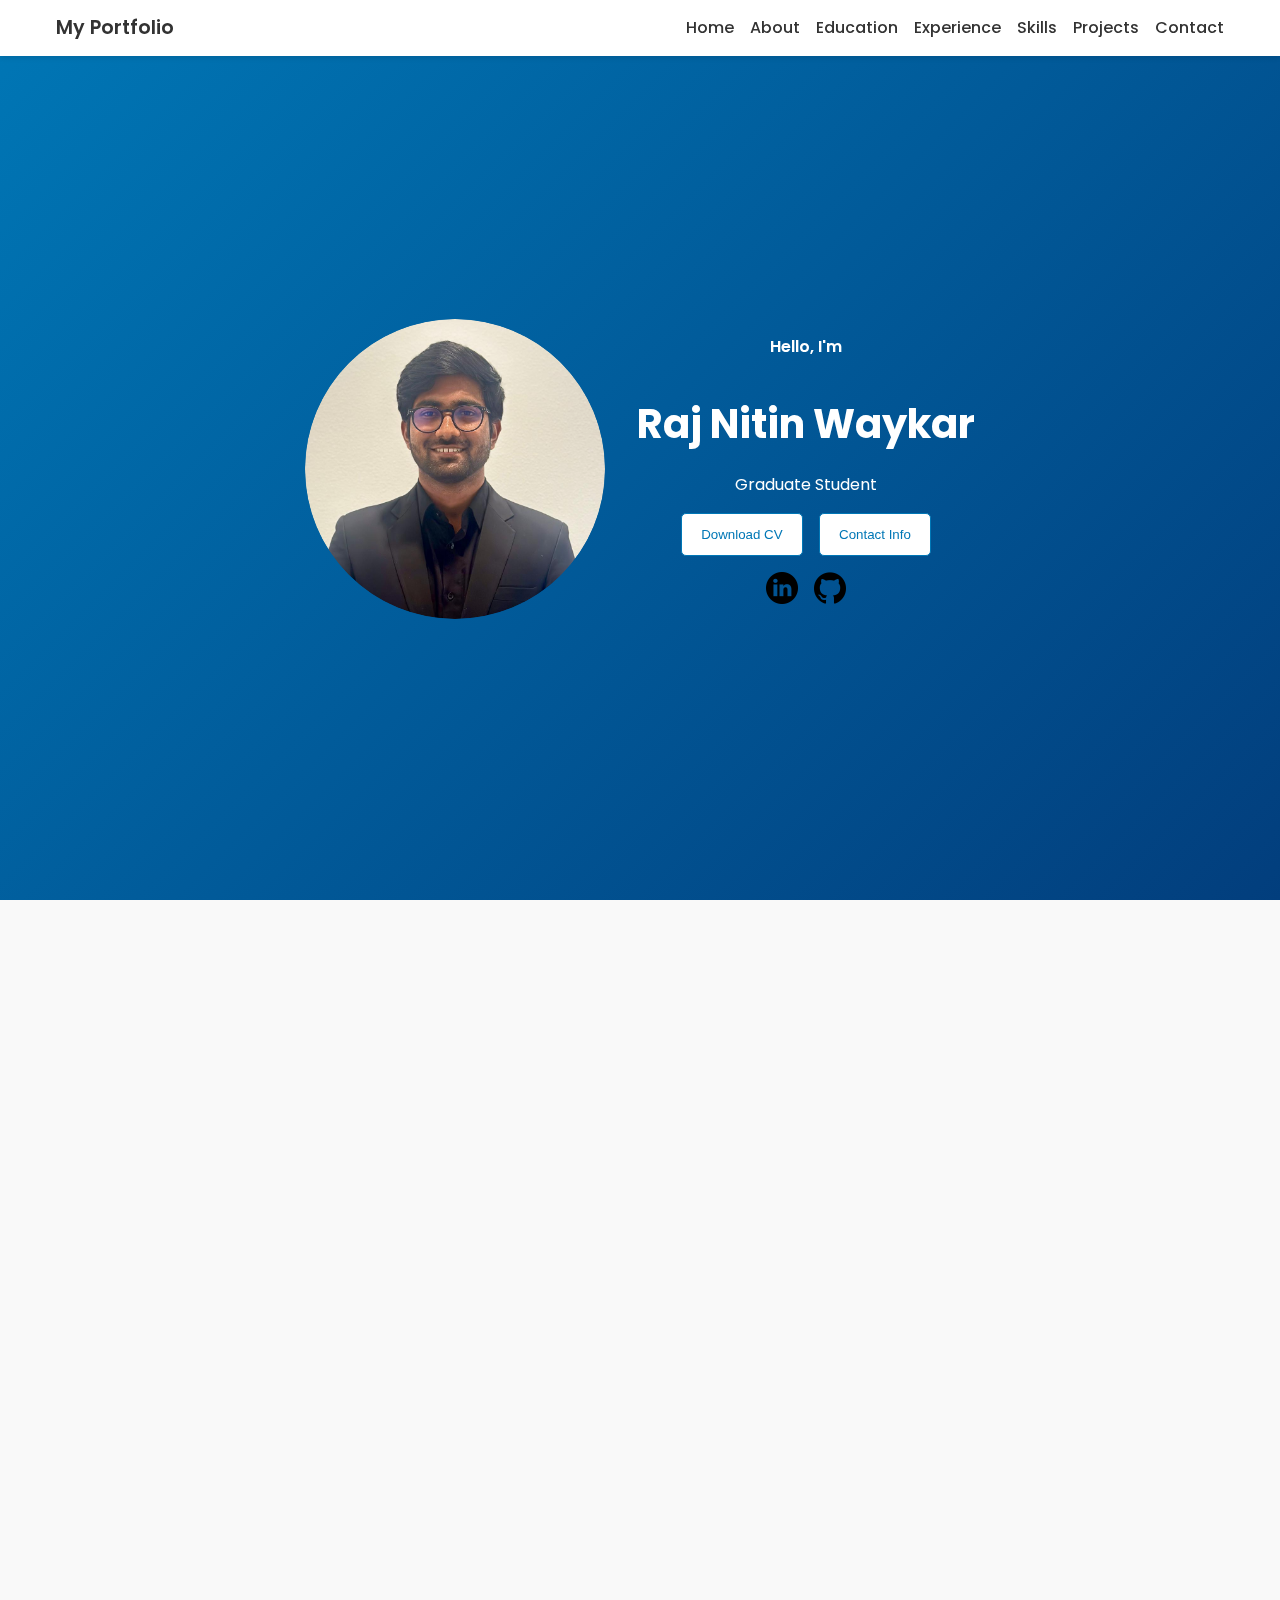
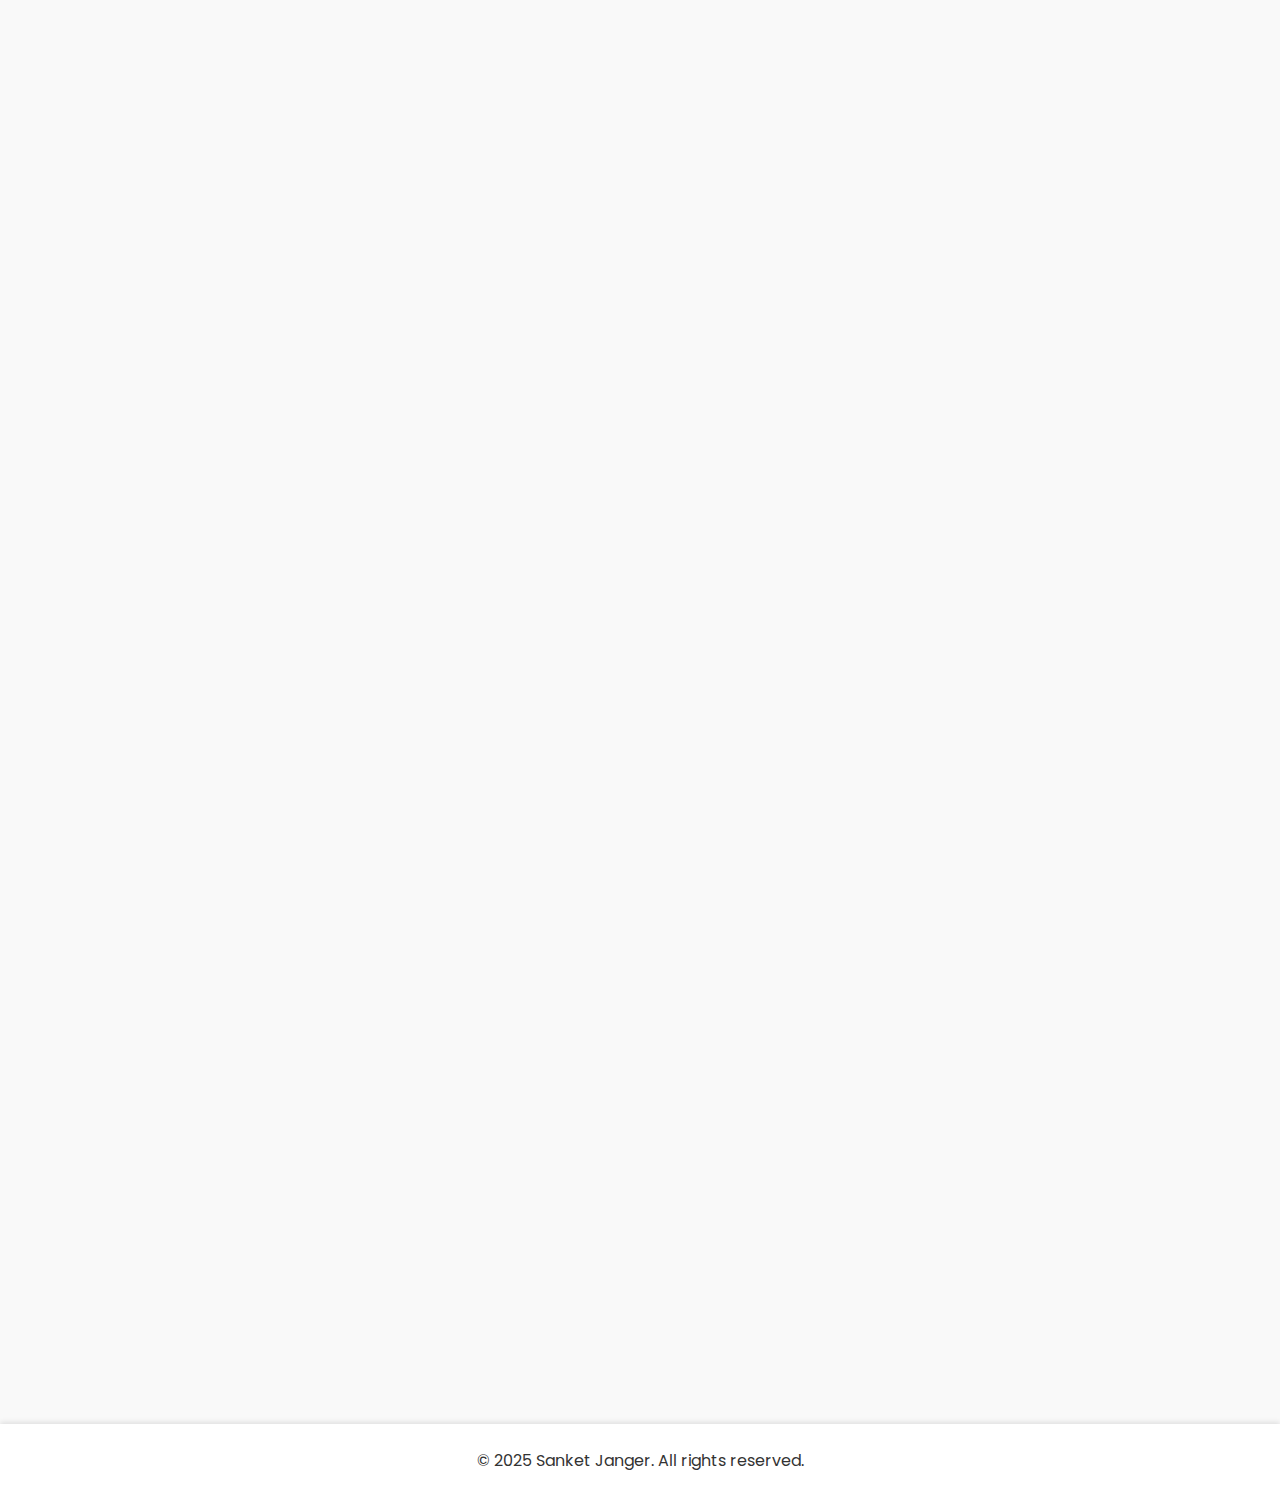
<file: index.html>
<!DOCTYPE html>
<html lang="en">
<head>
  <meta charset="UTF-8" />
  <meta name="viewport" content="width=device-width, initial-scale=1.0"/>
  <title>Raj Waykar | Portfolio</title>

  <!-- GOOGLE FONTS -->
  <link rel="preconnect" href="https://fonts.googleapis.com" />
  <link 
    href="https://fonts.googleapis.com/css2?family=Poppins:wght@300;400;500;600;700&display=swap" 
    rel="stylesheet"
  />

  <!-- Animate.css -->
  <link
    rel="stylesheet"
    href="https://cdnjs.cloudflare.com/ajax/libs/animate.css/4.1.1/animate.min.css"
  />

  <!-- AOS (Animate On Scroll) -->
  <link
    rel="stylesheet"
    href="https://unpkg.com/aos@2.3.1/dist/aos.css"
  />

  <!-- Custom CSS -->
  <link rel="stylesheet" href="style.css" />
</head>
<body>

  <!-- ====== NAVBAR  ====== -->
  <nav id="navbar">
    <div class="navbar-container">
      <div class="logo animate__animated animate__fadeInDown">My Portfolio</div>
      <ul class="nav-links animate__animated animate__fadeInDown">
        <li><a href="#home">Home</a></li>
        <li><a href="#about">About</a></li>
        <li><a href="#education">Education</a></li>
        <li><a href="#experience">Experience</a></li>
        <li><a href="#skills">Skills</a></li>
        <li><a href="#projects">Projects</a></li>
        <!-- Removed 'Extracurricular' here -->
        <li><a href="#contact">Contact</a></li>
      </ul>
    </div>
  </nav>

  <!-- ====== HERO ====== -->
  <section id="home" class="hero">
    <div class="hero-container" data-aos="fade-up">
      <div class="section__pic-container">
        <img 
          src="./assets/profile-pic.png" 
          alt="Sanket Janger profile picture" 
          class="animate__animated animate__fadeInLeft"
        />
      </div>
      <div class="section__text animate__animated animate__fadeInRight">
        <p class="section__text__p1">Hello, I'm</p>
        <h1 class="title">Raj Nitin Waykar</h1>
        <p class="section__text__p2">Graduate Student</p>
        <div class="btn-container">
          <button
            class="btn btn-color-2"
            onclick="window.open('./assets/RajWaykar_Resume.pdf')"
          >
            Download CV
          </button>
          <button
            class="btn btn-color-1"
            onclick="location.href='#contact'"
          >
            Contact Info
          </button>
        </div>
        <div id="socials-container">
          <img
            src="./assets/linkedin.png"
            alt="My LinkedIn profile"
            class="icon"
            onclick="location.href='https://www.linkedin.com/in/rajwaykar/'"
          />
          <img
            src="./assets/github.png"
            alt="My Github profile"
            class="icon"
            onclick="location.href='https://github.com/rajwaykar51'"
          />
        </div>
      </div>
    </div>
  </section>

  <!-- ====== ABOUT ====== -->
  <section id="about" class="section" data-aos="fade-up">
    <h2>About Me</h2>
    <div class="about-container">
      <div class="about-image animate__animated animate__fadeInLeft">
        <img src="./assets/about_pic.png" alt="about-image" />
      </div>
      <div class="about-info animate__animated animate__fadeInRight">
        <p>
          As a graduate student at Binghamton University, I combine my technical skills with a practical approach to problem-solving. 
          I enjoy working with data and programming to create solutions that are both efficient and user-friendly. My background in computer
          science has taught me that the best solutions are often the simplest ones, and I apply this principle whether I'm analyzing data or 
          developing applications. I'm particularly interested in finding ways to make technology more accessible and useful in everyday situations.
          I believe in continuous learning and am always looking for opportunities to grow my skills and contribute to meaningful projects.
        </p>
      </div>
    </div>
  </section>

  <!-- ====== EDUCATION ====== -->
  <section id="education" class="section" data-aos="fade-up">
    <h2>Education</h2>
    <div class="timeline">
      <div class="timeline-item">
        <h3>Master of Science in Computer Science</h3>
        <p>SUNY - Binghamton University (2024 - Present)</p>
      </div>
      <div class="timeline-item">
        <h3>Bachelors in Computer Engineering</h3>
        <p>Savitribai Phule Pune University (2020 - 2024)</p>
      </div>
    </div>
  </section>

  <!-- ====== EXPERIENCE ====== -->
  <section id="experience" class="section" data-aos="fade-up">
    <h2>Experience</h2>
    <div class="timeline">
      <div class="timeline-item">
        <h3>Emerging Technologies | India</h3>
        <p>Full Stack Intern (Feb 2023 - Mar 2023)</p>
        <ul>
            During my internship, I developed an automated ID card generation system for students and staff using C#, JavaScript, and the ASP.NET framework. By creating a web interface for instant card creation—enabling photo and data uploads—I transformed a previously manual, days-long process into one that takes just minutes. This project offered valuable full-stack experience, encompassing both front-end interactions and server-side processing to deliver a streamlined, end-to-end web application.
        </ul>
      </div>
    </div>
  </section>

  <!-- ====== PROJECTS ====== -->
  <section id="projects" class="section" data-aos="fade-up">
    <h2 class="title">Projects</h2>

    <div class="projects-container">
      <div class="project-card animate__animated animate__zoomIn">
        <h3>Distributed Machine Learning Pipeline with Hadoop and Spark</h3>
        <p>Short description about the project.</p>
        
        <a href="project1.html" class="btn">View Details</a>
      </div>
      <div class="project-card animate__animated animate__zoomIn" style="animation-delay: 0.2s;">
        <h3>Enhancing Machine Learning Model through Dynamic Feature Selection</h3>
        <p>Short description about the project.</p>
        <a href="project2.html" class="btn">View Details</a>
      </div>
    </div>

    <div class="projects-container">
      <div class="project-card animate__animated animate__zoomIn">
        <h3>Customer Segmentation</h3>
        <p>Short description about the project.</p>
        <a href="project3.html" class="btn">View Details</a>
      </div>
      <div class="project-card animate__animated animate__zoomIn" style="animation-delay: 0.2s;">
        <h3>Auto ID Card Generation System</h3>
        <p>Short description about the project.</p>
        <a href="project4.html" class="btn">View Details</a>
      </div>
    </div>

    <div class="projects-container">
      <div class="project-card animate__animated animate__zoomIn">
        <h3>Exploratory Analysis of Bank Stock Price Data</h3>
        <p>Short description about the project.</p>
        <a href="project5.html" class="btn">View Details</a>
      </div>
      <div class="project-card animate__animated animate__zoomIn" style="animation-delay: 0.2s;">
        <h3>Retail Analytics Dashboard: Sales & Inventory</h3>
        <p>Short description about the project.</p>
        <a href="project6.html" class="btn">View Details</a>
      </div>
    </div>
  </section>

  <!-- ====== SKILLS ====== -->
  <section id="skills" class="section" data-aos="fade-up">
    <p class="section__text__p1">Explore My</p>
    <h2 class="title">Skills</h2>
    <div class="experience-details-container">
      <div class="about-containers">
        <div class="details-container">
          <h3 class="experience-sub-title">Programming and Query Languages</h3>
          <div class="article-container">
            <article>
              <img src="./assets/checkmark.png" alt="icon" class="icon" />
              <div>
                <h4>Python</h4>
                <p>Intermediate</p>
              </div>
            </article>
           
            <article>
              <img src="./assets/checkmark.png" alt="icon" class="icon" />
              <div>
                <h4>SQL</h4>
                <p>Intermediate</p>
              </div>
            </article>
          </div>
        </div>

        <div class="details-container">
            <h3 class="experience-sub-title">Business Intelligence Tools</h3>
            <div class="article-container">
              <article>
                <img src="./assets/checkmark.png" alt="icon" class="icon" />
                <div>
                  <h4>Power BI</h4>
                  <p>Intermediate</p>
                </div>
              </article>
             
              <article>
                <img src="./assets/checkmark.png" alt="icon" class="icon" />
                <div>
                  <h4>Qlik</h4>
                  <p>Intermediate</p>
                </div>
              </article>

              <article>
                <img src="./assets/checkmark.png" alt="icon" class="icon" />
                <div>
                  <h4>MS Excel</h4>
                  <p>Intermediate</p>
                </div>
              </article>

              <article>
                <img src="./assets/checkmark.png" alt="icon" class="icon" />
                <div>
                  <h4>Tableu</h4>
                  <p>Intermediate</p>
                </div>
              </article>
            </div>
          </div>

          <div class="details-container">
            <h3 class="experience-sub-title">Cloud Platforms</h3>
            <div class="article-container">
              <article>
                <img src="./assets/checkmark.png" alt="icon" class="icon" />
                <div>
                  <h4>AWS</h4>
                  <p>Intermediate</p>
                </div>
              </article>
             
              <article>
                <img src="./assets/checkmark.png" alt="icon" class="icon" />
                <div>
                  <h4>GCP</h4>
                  <p>Basic</p>
                </div>
              </article>
            </div>
          </div>

        <div class="details-container">
          <h3 class="experience-sub-title">Databases</h3>
          <div class="article-container">
            <article>
              <img src="./assets/checkmark.png" alt="icon" class="icon" />
              <div>
                <h4>MySQL</h4>
                <p>Intermediate</p>
              </div>
            </article>
            <article>
              <img src="./assets/checkmark.png" alt="icon" class="icon" />
              <div>
                <h4>MongoDB</h4>
                <p>Intermediate</p>
              </div>
            </article>
           
            <article>
              <img src="./assets/checkmark.png" alt="icon" class="icon" />
              <div>
                <h4>PostgreSQL</h4>
                <p>Intermediate</p>
              </div>
            </article>

            <article>
                <img src="./assets/checkmark.png" alt="icon" class="icon" />
                <div>
                  <h4>Apache Spark</h4>
                  <p>Basic</p>
                </div>
              </article>

          </div>
        </div>
      </div>

      <div class="details-container">
        <h3 class="experience-sub-title">
          Data Science (Libraries, Frameworks, Techniques)
        </h3>
        <div class="article-container">
          <article>
            <img src="./assets/checkmark.png" alt="icon" class="icon" />
            <div>
              <h4>Pandas</h4>
              <p>Intermediate</p>
            </div>
          </article>
          <article>
            <img src="./assets/checkmark.png" alt="icon" class="icon" />
            <div>
              <h4>Seaborn</h4>
              <p>Intermediate</p>
            </div>
          </article>
          <article>
            <img src="./assets/checkmark.png" alt="icon" class="icon" />
            <div>
              <h4>Matplotlib</h4>
              <p>Intermediate</p>
            </div>
          </article>
          <article>
            <img src="./assets/checkmark.png" alt="icon" class="icon" />
            <div>
              <h4>Scikit-Learn</h4>
              <p>Intermediate</p>
            </div>
          </article>

        </div>
      </div>
    </div>
  </section>

  <!-- ====== CONTACT ====== -->
  <section id="contact" class="section" data-aos="fade-up">
    <p class="section__text__p1">Get in Touch</p>
    <h2 class="title">Contact Me</h2>
    <div class="contact-info-upper-container">
      <div class="contact-info-container">
        <img
          src="./assets/email.png"
          alt="Email icon"
          class="icon contact-icon email-icon"
        />
        <p>
          <a href="mailto:sanketjanger10@gmail.com"
            >Email</a
          >
        </p>
      </div>
      <div class="contact-info-container">
        <img
          src="./assets/linkedin.png"
          alt="LinkedIn icon"
          class="icon contact-icon"
        />
        <p>
          <a href="https://www.linkedin.com/in/sanket-janger/"
            >LinkedIn</a
          >
        </p>
      </div>
      <div class="contact-info-container">
        <img
          src="./assets/Instagram.png"
          alt="LinkedIn icon"
          class="icon contact-icon"
        />
        <p>
          <a href="https://www.instagram.com/sanket.janger?igsh=MWcwY3BxbW5qcmNrMQ%3D%3D&utm_source=qr"
            >Instagram</a
          >
        </p>
      </div>
    </div>
  </section>

  <!-- ====== FOOTER ====== -->
  <footer class="animate__animated animate__fadeInUp">
    <p>&copy; 2025 Sanket Janger. All rights reserved.</p>
  </footer>

  <!-- AOS Library JS -->
  <script src="https://unpkg.com/aos@2.3.1/dist/aos.js"></script>
  <script>
    AOS.init({
      duration: 1000, 
      offset: 100,    
      once: true     
    });
  </script>

  <!-- Custom JS -->
  <script src="script.js"></script>
</body>
</html>
</file>
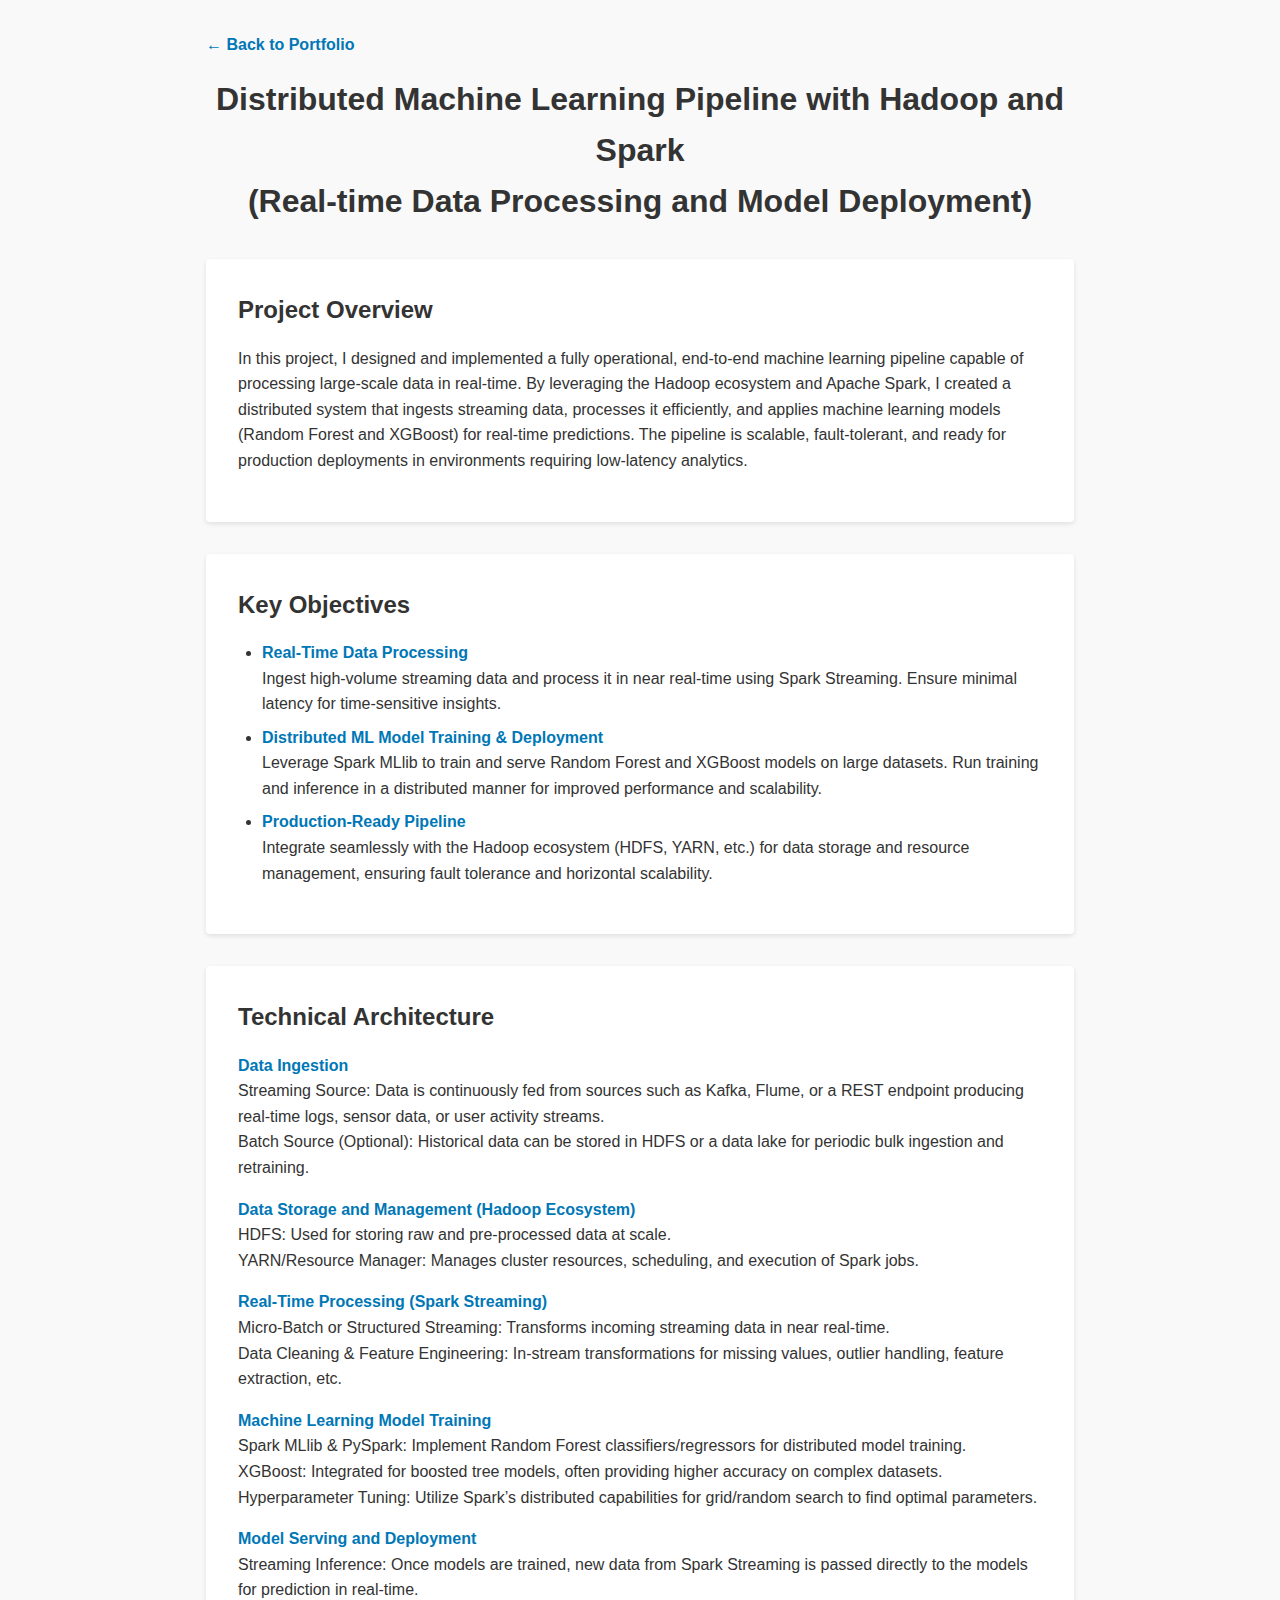
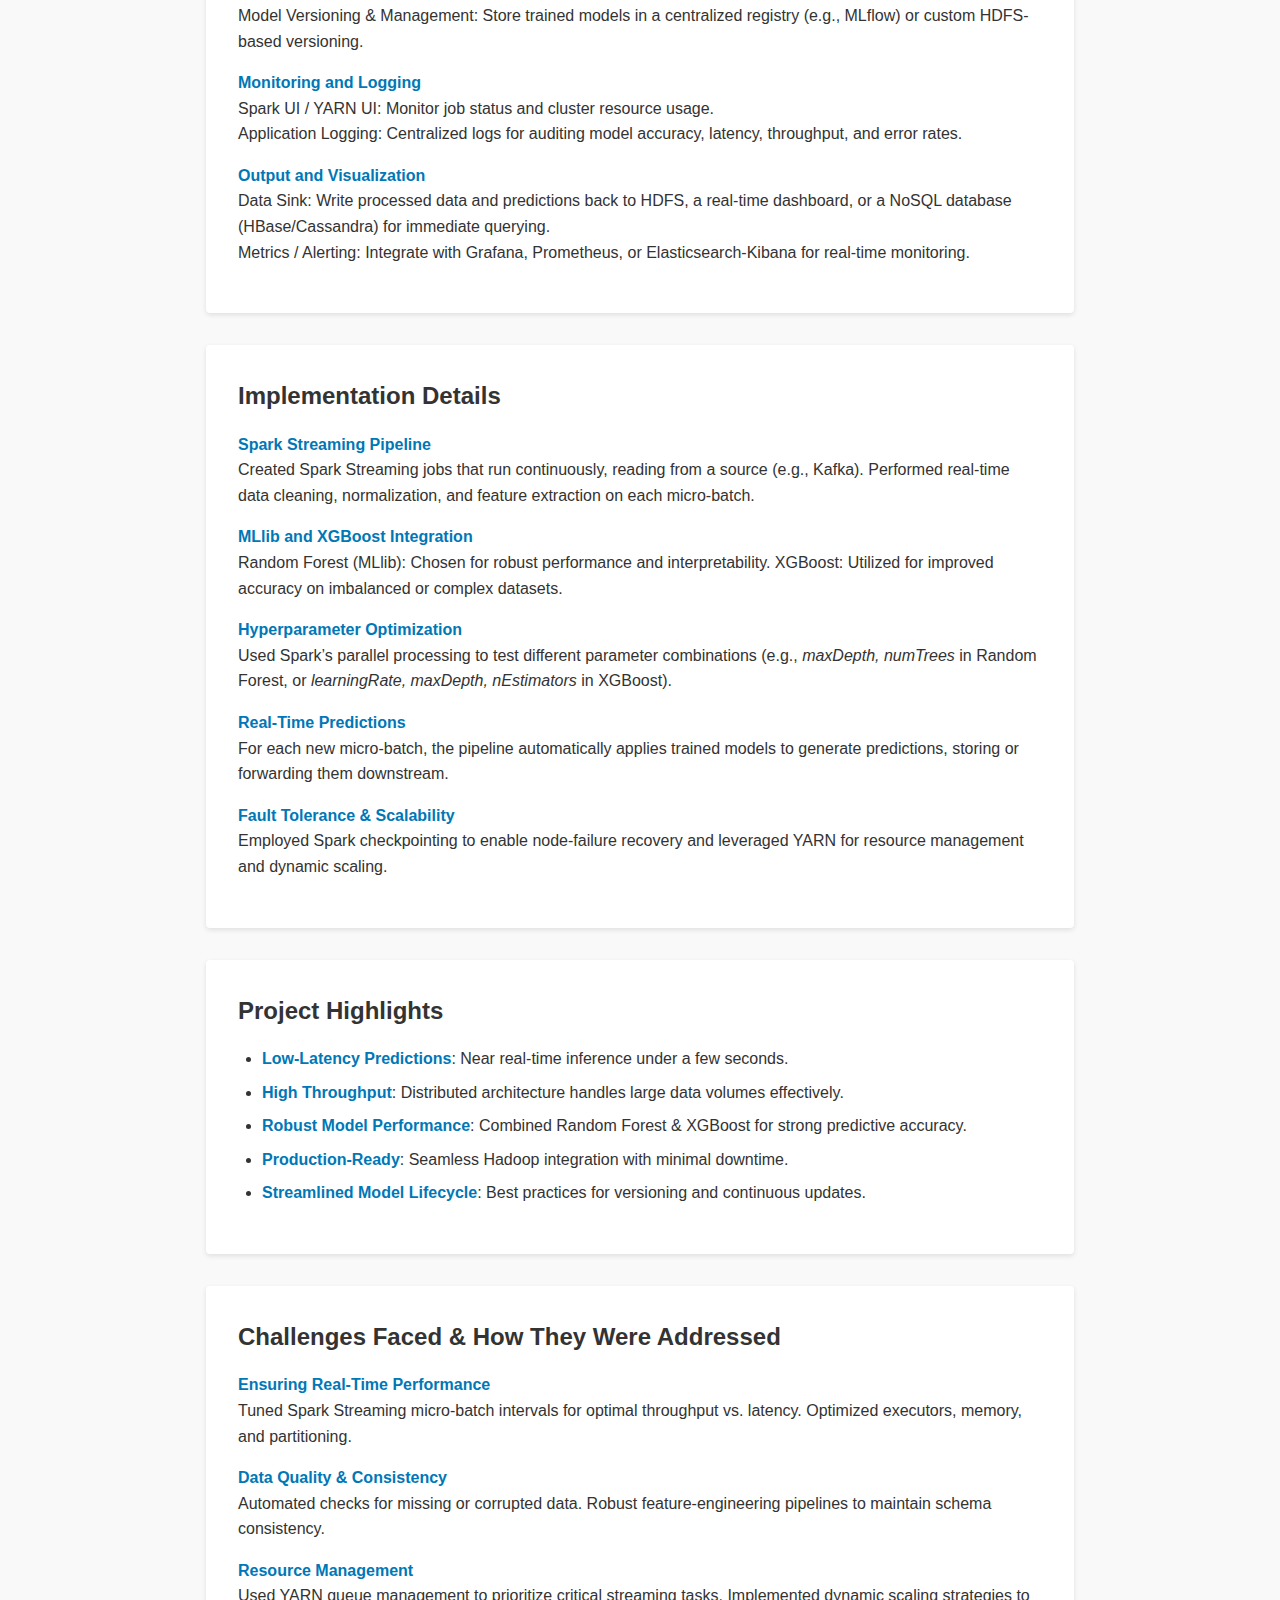
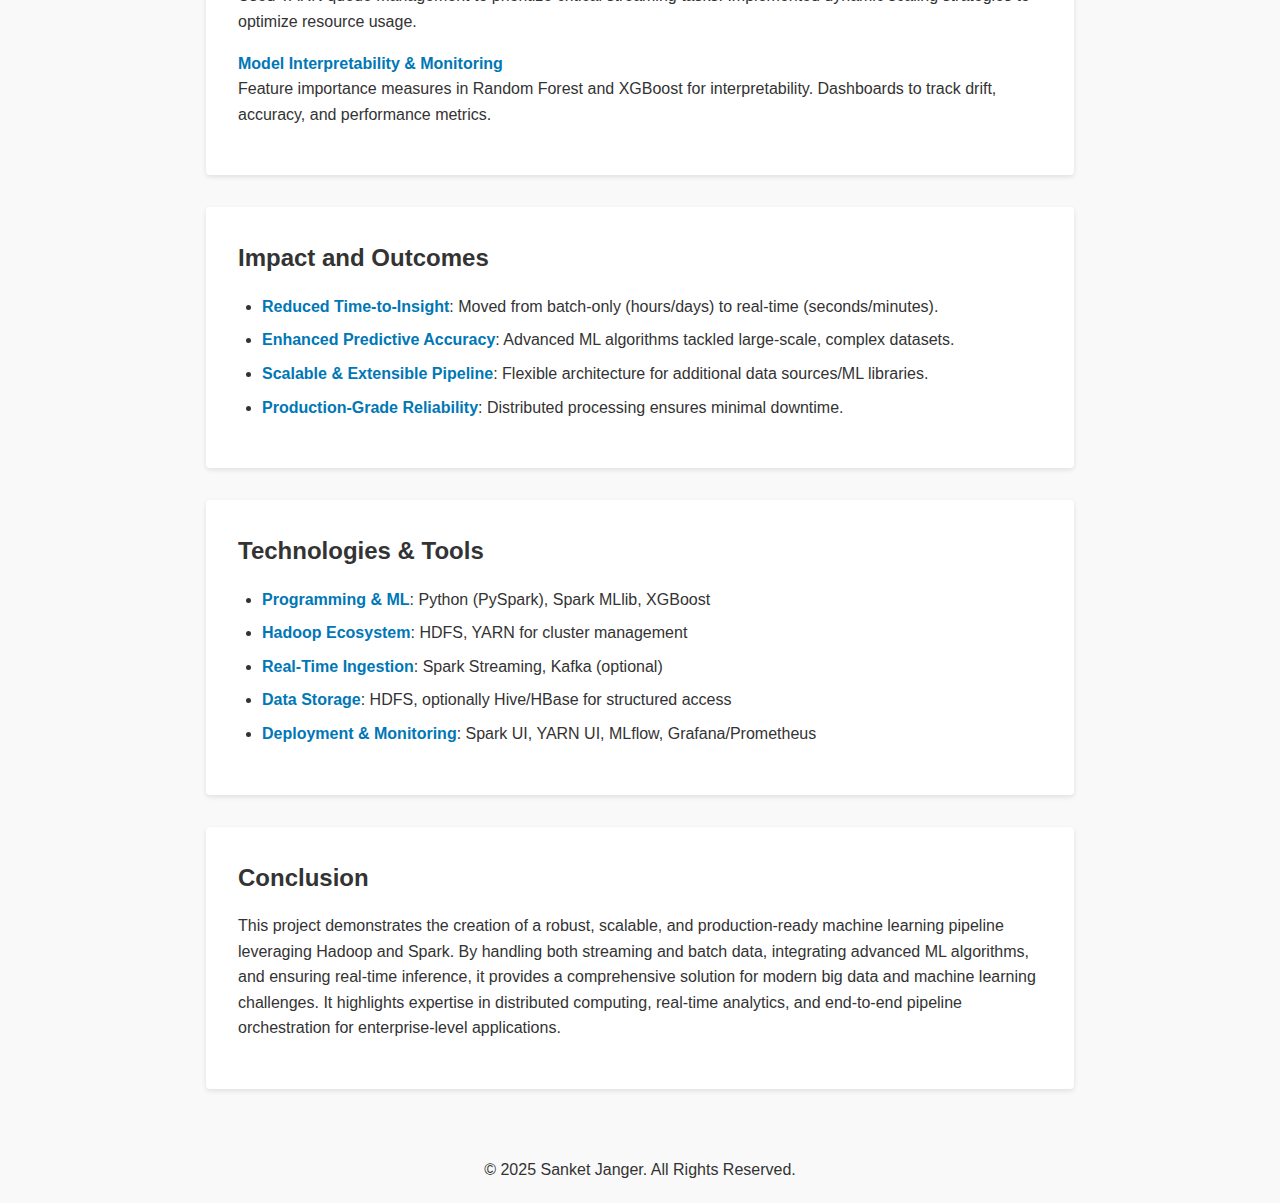
<file: project1.html>
<!DOCTYPE html>
<html lang="en">
<head>
  <meta charset="UTF-8" />
  <title>Distributed ML Pipeline with Hadoop & Spark</title>
  <style>
    /* Basic reset */
    * {
      margin: 0;
      padding: 0;
      box-sizing: border-box;
    }

    body {
      background-color: #f9f9f9; /* light gray background */
      font-family: Arial, sans-serif;
      color: #333;
      line-height: 1.6;
    }

    /* Container for entire page content */
    .container {
      max-width: 900px;  /* Adjust to preference */
      margin: 2rem auto; /* Centers the container */
      padding: 0 1rem;   /* Side padding */
    }

    /* Large page heading */
    h1 {
      text-align: center;
      margin-bottom: 2rem;
      font-size: 2rem;
    }

    /* 
      Cards container:
      We use .cards-container so we can apply a hover effect 
      that scales down all cards slightly, except the hovered one.
    */
    .cards-container {
      display: grid;
      grid-template-columns: 1fr; /* single column by default */
      gap: 1rem;
    }

    /* 
      When hovering anywhere inside .cards-container,
      ALL cards scale to 0.95 by default...
    */
    .cards-container:hover .card {
      transform: scale(0.95);
      transition: transform 0.3s ease;
    }

    /*
      ...but when hovering over a specific .card,
      THAT card remains scale(1) (unchanged).
    */
    .cards-container .card:hover {
      transform: scale(1);
      z-index: 1; /* brings hovered card above the others */
    }

    /* Individual card styling */
    .card {
      background-color: #fff;
      padding: 2rem;
      margin-bottom: 1rem;
      box-shadow: 0 2px 5px rgba(0,0,0,0.1);
      border-radius: 4px;
      transition: transform 0.3s ease; /* smooth scale transition */
    }

    .card h2 {
      margin-bottom: 1rem;
      font-size: 1.5rem;
      color: #333;
    }

    .card p {
      margin-bottom: 1rem;
    }

    .card ul {
      margin-left: 1.5rem;
      margin-bottom: 1rem;
      list-style-type: disc;
    }

    .card li {
      margin-bottom: 0.5rem;
    }

    /* Highlighted subhead text (optional) */
    strong {
      color: #0077b6; 
    }

  </style>
</head>
<body>
  <div class="container">
    <!-- Back to Portfolio Link -->
    <div style="margin-bottom: 1rem;">
      <a href="index.html" style="text-decoration: none; color: #0077b6; font-weight: 600;">
        ← Back to Portfolio
      </a>
    </div>

    <!-- Page Title -->
    <h1>
      Distributed Machine Learning Pipeline with Hadoop and Spark<br>
      (Real-time Data Processing and Model Deployment)
    </h1>

    <!-- Cards Container -->
    <div class="cards-container">
      <!-- Card: Project Overview -->
      <div class="card">
        <h2>Project Overview</h2>
        <p>
          In this project, I designed and implemented a fully operational, 
          end-to-end machine learning pipeline capable of processing large-scale 
          data in real-time. By leveraging the Hadoop ecosystem and Apache Spark, 
          I created a distributed system that ingests streaming data, processes it 
          efficiently, and applies machine learning models (Random Forest and XGBoost) 
          for real-time predictions. The pipeline is scalable, fault-tolerant, and ready 
          for production deployments in environments requiring low-latency analytics.
        </p>
      </div>

      <!-- Card: Key Objectives -->
      <div class="card">
        <h2>Key Objectives</h2>
        <ul>
          <li>
            <strong>Real-Time Data Processing</strong><br>
            Ingest high-volume streaming data and process it in near real-time using 
            Spark Streaming. Ensure minimal latency for time-sensitive insights.
          </li>
          <li>
            <strong>Distributed ML Model Training &amp; Deployment</strong><br>
            Leverage Spark MLlib to train and serve Random Forest and XGBoost models 
            on large datasets. Run training and inference in a distributed manner 
            for improved performance and scalability.
          </li>
          <li>
            <strong>Production-Ready Pipeline</strong><br>
            Integrate seamlessly with the Hadoop ecosystem (HDFS, YARN, etc.) 
            for data storage and resource management, ensuring fault tolerance 
            and horizontal scalability.
          </li>
        </ul>
      </div>

      <!-- Card: Technical Architecture -->
      <div class="card">
        <h2>Technical Architecture</h2>
        <p>
          <strong>Data Ingestion</strong><br>
          Streaming Source: Data is continuously fed from sources such as Kafka, Flume, or a REST endpoint producing
          real-time logs, sensor data, or user activity streams.<br>
          Batch Source (Optional): Historical data can be stored in HDFS or a data lake for periodic bulk ingestion 
          and retraining.
        </p>
        <p>
          <strong>Data Storage and Management (Hadoop Ecosystem)</strong><br>
          HDFS: Used for storing raw and pre-processed data at scale.<br>
          YARN/Resource Manager: Manages cluster resources, scheduling, and execution of Spark jobs.
        </p>
        <p>
          <strong>Real-Time Processing (Spark Streaming)</strong><br>
          Micro-Batch or Structured Streaming: Transforms incoming streaming data in near real-time.<br>
          Data Cleaning &amp; Feature Engineering: In-stream transformations for missing values, outlier handling, 
          feature extraction, etc.
        </p>
        <p>
          <strong>Machine Learning Model Training</strong><br>
          Spark MLlib &amp; PySpark: Implement Random Forest classifiers/regressors for distributed model training.<br>
          XGBoost: Integrated for boosted tree models, often providing higher accuracy on complex datasets.<br>
          Hyperparameter Tuning: Utilize Spark’s distributed capabilities for grid/random search 
          to find optimal parameters.
        </p>
        <p>
          <strong>Model Serving and Deployment</strong><br>
          Streaming Inference: Once models are trained, new data from Spark Streaming 
          is passed directly to the models for prediction in real-time.<br>
          Model Versioning &amp; Management: Store trained models in a centralized registry (e.g., MLflow) 
          or custom HDFS-based versioning.
        </p>
        <p>
          <strong>Monitoring and Logging</strong><br>
          Spark UI / YARN UI: Monitor job status and cluster resource usage.<br>
          Application Logging: Centralized logs for auditing model accuracy, latency, throughput, and error rates.
        </p>
        <p>
          <strong>Output and Visualization</strong><br>
          Data Sink: Write processed data and predictions back to HDFS, a real-time dashboard, 
          or a NoSQL database (HBase/Cassandra) for immediate querying.<br>
          Metrics / Alerting: Integrate with Grafana, Prometheus, or Elasticsearch-Kibana for real-time monitoring.
        </p>
      </div>

      <!-- Card: Implementation Details -->
      <div class="card">
        <h2>Implementation Details</h2>
        <p>
          <strong>Spark Streaming Pipeline</strong><br>
          Created Spark Streaming jobs that run continuously, reading from a source (e.g., Kafka). 
          Performed real-time data cleaning, normalization, and feature extraction on each micro-batch.
        </p>
        <p>
          <strong>MLlib and XGBoost Integration</strong><br>
          Random Forest (MLlib): Chosen for robust performance and interpretability.  
          XGBoost: Utilized for improved accuracy on imbalanced or complex datasets.
        </p>
        <p>
          <strong>Hyperparameter Optimization</strong><br>
          Used Spark’s parallel processing to test different parameter combinations 
          (e.g., <em>maxDepth, numTrees</em> in Random Forest, 
          or <em>learningRate, maxDepth, nEstimators</em> in XGBoost).
        </p>
        <p>
          <strong>Real-Time Predictions</strong><br>
          For each new micro-batch, the pipeline automatically applies trained models 
          to generate predictions, storing or forwarding them downstream.
        </p>
        <p>
          <strong>Fault Tolerance &amp; Scalability</strong><br>
          Employed Spark checkpointing to enable node-failure recovery and leveraged 
          YARN for resource management and dynamic scaling.
        </p>
      </div>

      <!-- Card: Project Highlights -->
      <div class="card">
        <h2>Project Highlights</h2>
        <ul>
          <li><strong>Low-Latency Predictions</strong>: Near real-time inference under a few seconds.</li>
          <li><strong>High Throughput</strong>: Distributed architecture handles large data volumes effectively.</li>
          <li><strong>Robust Model Performance</strong>: Combined Random Forest &amp; XGBoost for strong predictive accuracy.</li>
          <li><strong>Production-Ready</strong>: Seamless Hadoop integration with minimal downtime.</li>
          <li><strong>Streamlined Model Lifecycle</strong>: Best practices for versioning and continuous updates.</li>
        </ul>
      </div>

      <!-- Card: Challenges Faced & Solutions -->
      <div class="card">
        <h2>Challenges Faced &amp; How They Were Addressed</h2>
        <p>
          <strong>Ensuring Real-Time Performance</strong><br>
          Tuned Spark Streaming micro-batch intervals for optimal throughput vs. latency. 
          Optimized executors, memory, and partitioning.
        </p>
        <p>
          <strong>Data Quality &amp; Consistency</strong><br>
          Automated checks for missing or corrupted data. Robust feature-engineering pipelines 
          to maintain schema consistency.
        </p>
        <p>
          <strong>Resource Management</strong><br>
          Used YARN queue management to prioritize critical streaming tasks. Implemented 
          dynamic scaling strategies to optimize resource usage.
        </p>
        <p>
          <strong>Model Interpretability &amp; Monitoring</strong><br>
          Feature importance measures in Random Forest and XGBoost for interpretability. 
          Dashboards to track drift, accuracy, and performance metrics.
        </p>
      </div>

      <!-- Card: Impact and Outcomes -->
      <div class="card">
        <h2>Impact and Outcomes</h2>
        <ul>
          <li><strong>Reduced Time-to-Insight</strong>: Moved from batch-only (hours/days) to real-time (seconds/minutes).</li>
          <li><strong>Enhanced Predictive Accuracy</strong>: Advanced ML algorithms tackled large-scale, complex datasets.</li>
          <li><strong>Scalable &amp; Extensible Pipeline</strong>: Flexible architecture for additional data sources/ML libraries.</li>
          <li><strong>Production-Grade Reliability</strong>: Distributed processing ensures minimal downtime.</li>
        </ul>
      </div>

      <!-- Card: Technologies & Tools -->
      <div class="card">
        <h2>Technologies &amp; Tools</h2>
        <ul>
          <li><strong>Programming &amp; ML</strong>: Python (PySpark), Spark MLlib, XGBoost</li>
          <li><strong>Hadoop Ecosystem</strong>: HDFS, YARN for cluster management</li>
          <li><strong>Real-Time Ingestion</strong>: Spark Streaming, Kafka (optional)</li>
          <li><strong>Data Storage</strong>: HDFS, optionally Hive/HBase for structured access</li>
          <li><strong>Deployment &amp; Monitoring</strong>: Spark UI, YARN UI, MLflow, Grafana/Prometheus</li>
        </ul>
      </div>

      <!-- Card: Conclusion -->
      <div class="card">
        <h2>Conclusion</h2>
        <p>
          This project demonstrates the creation of a robust, scalable, and production-ready 
          machine learning pipeline leveraging Hadoop and Spark. By handling both streaming 
          and batch data, integrating advanced ML algorithms, and ensuring real-time inference, 
          it provides a comprehensive solution for modern big data and machine learning 
          challenges. It highlights expertise in distributed computing, real-time analytics, 
          and end-to-end pipeline orchestration for enterprise-level applications.
        </p>
      </div>
    </div><!-- /.cards-container -->
  </div><!-- /.container -->

  <footer class="animate__animated animate__fadeInUp" style="text-align: center; padding: 20px 0; position: relative; bottom: 0; width: 100%;">
    <p>&copy; 2025 Sanket Janger. All Rights Reserved.</p>
</footer>
</body>
</html>
</file>
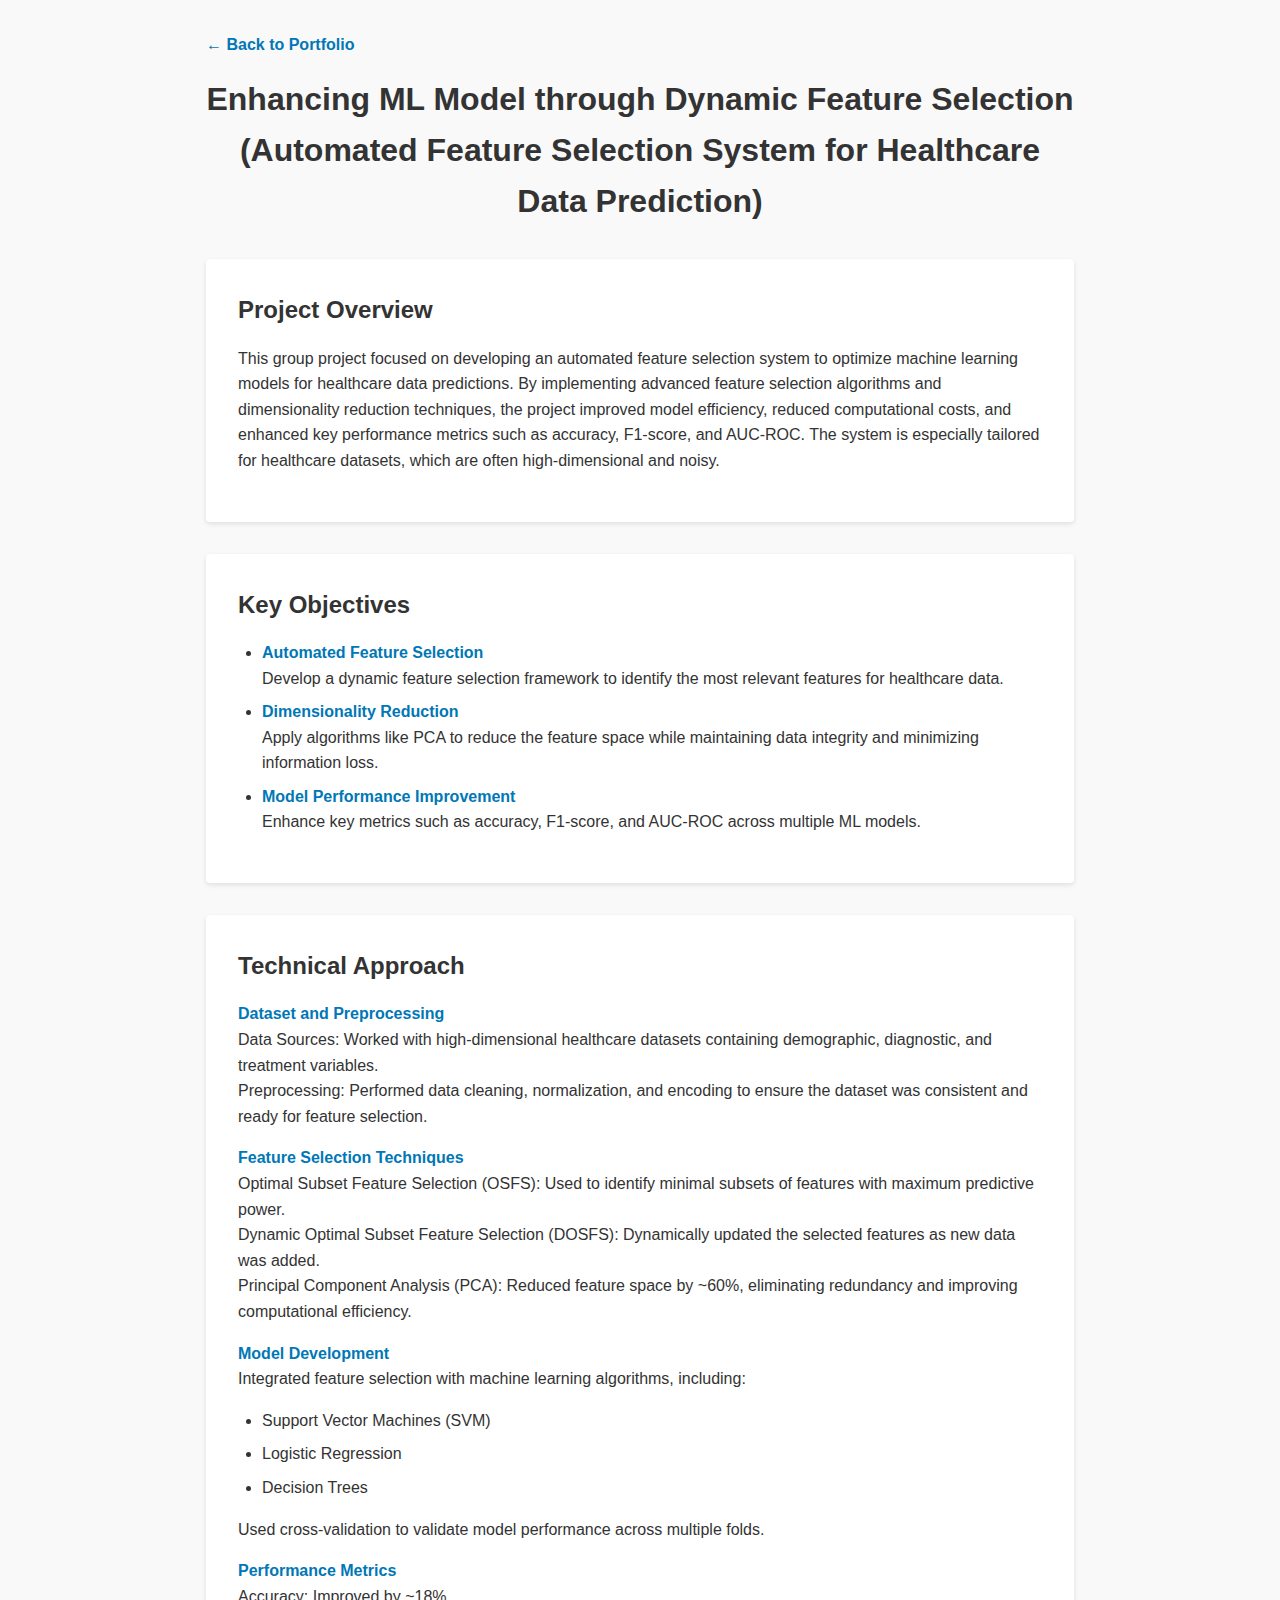
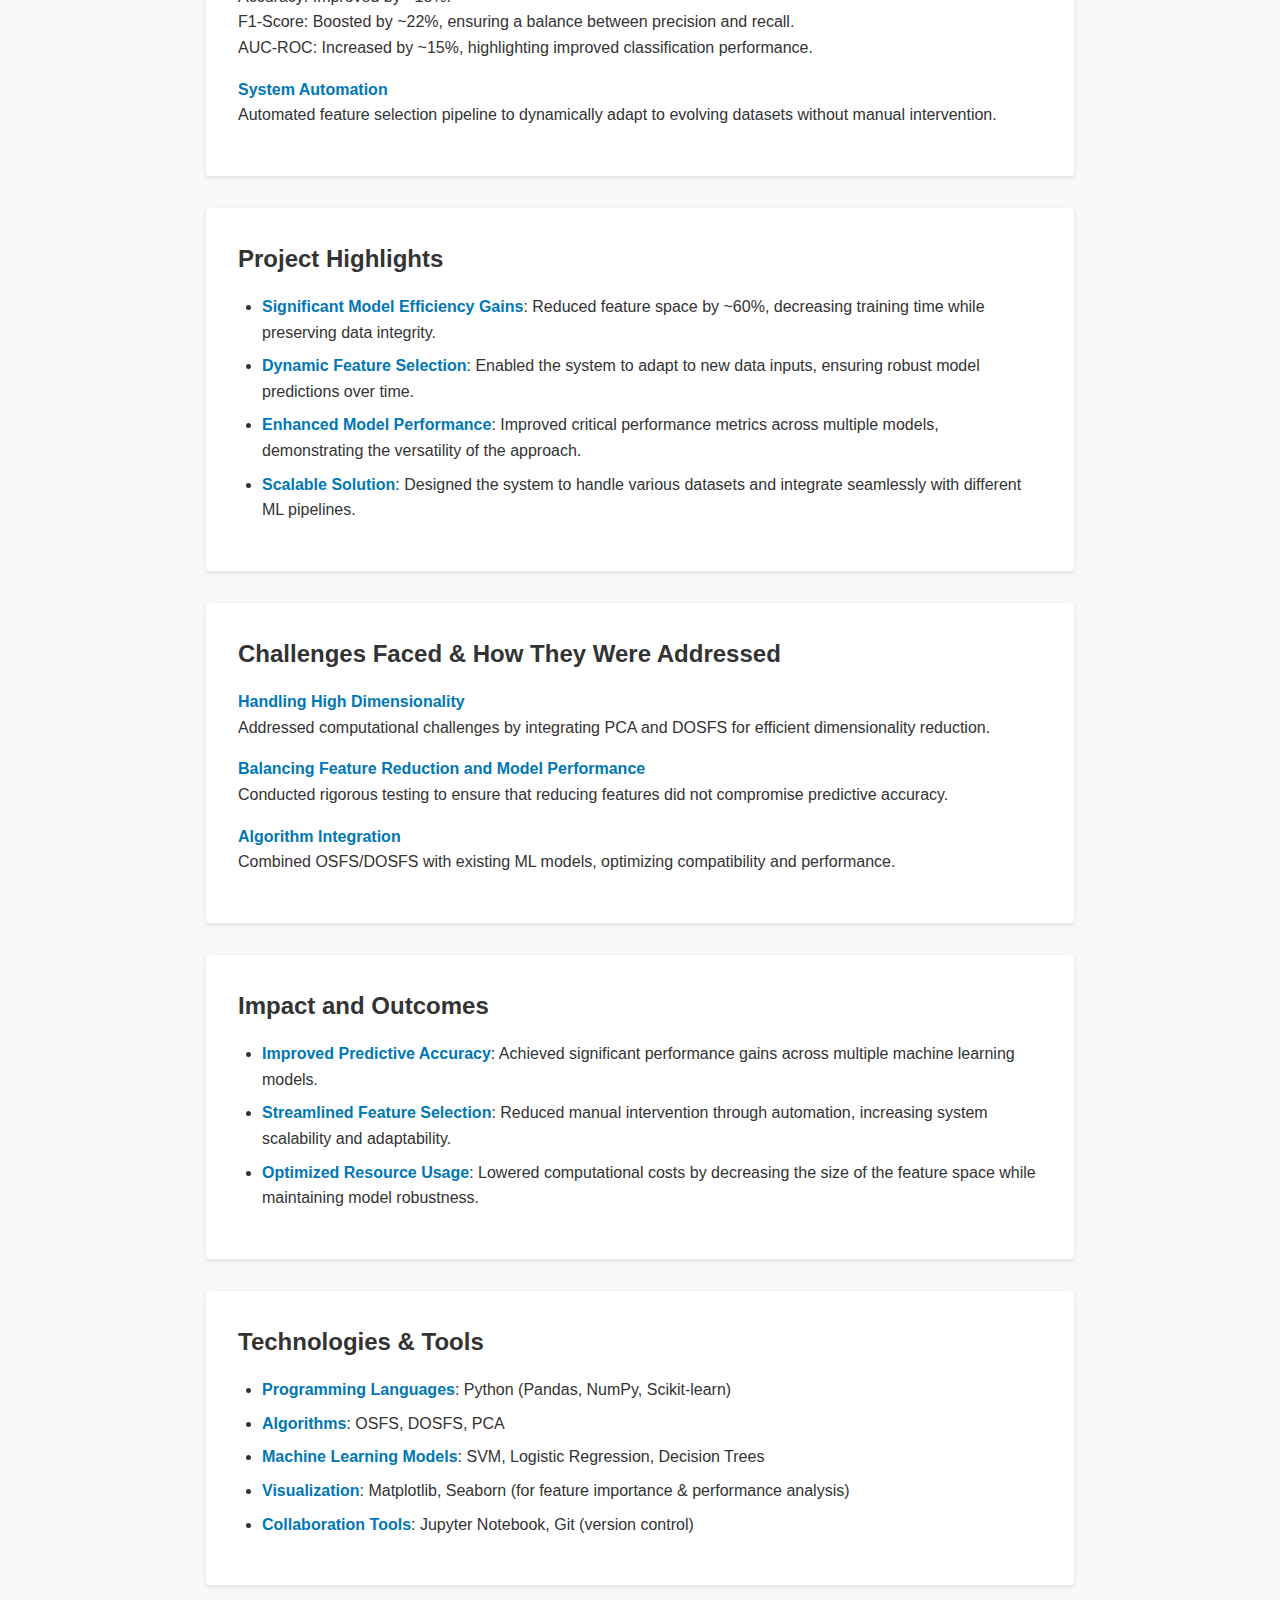
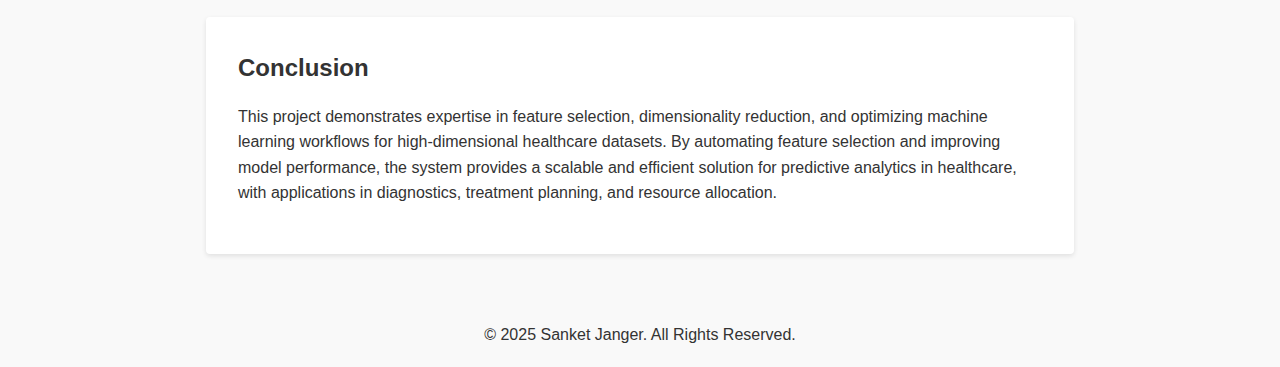
<file: project2.html>
<!DOCTYPE html>
<html lang="en">
<head>
  <meta charset="UTF-8" />
  <title>Enhancing ML Model through Dynamic Feature Selection</title>
  <style>
    /* Basic reset */
    * {
      margin: 0;
      padding: 0;
      box-sizing: border-box;
    }

    body {
      background-color: #f9f9f9; /* light gray background */
      font-family: Arial, sans-serif;
      color: #333;
      line-height: 1.6;
    }

    /* Container for entire page content */
    .container {
      max-width: 900px;  /* Adjust to preference */
      margin: 2rem auto; /* Centers the container */
      padding: 0 1rem;   /* Side padding */
    }

    /* Large page heading */
    h1 {
      text-align: center;
      margin-bottom: 2rem;
      font-size: 2rem;
    }

    /*
      Cards container:
      Hover effect that scales down all cards slightly,
      except the hovered one, which remains at scale(1).
    */
    .cards-container {
      display: grid;
      grid-template-columns: 1fr; /* single column by default */
      gap: 1rem;
    }

    .cards-container:hover .card {
      transform: scale(0.95);
      transition: transform 0.3s ease;
    }

    .cards-container .card:hover {
      transform: scale(1);
      z-index: 1; /* brings hovered card above the others */
    }

    /* Individual card styling */
    .card {
      background-color: #fff;
      padding: 2rem;
      margin-bottom: 1rem;
      box-shadow: 0 2px 5px rgba(0,0,0,0.1);
      border-radius: 4px;
      transition: transform 0.3s ease; /* smooth scale transition */
    }

    .card h2 {
      margin-bottom: 1rem;
      font-size: 1.5rem;
      color: #333;
    }

    .card p {
      margin-bottom: 1rem;
    }

    .card ul {
      margin-left: 1.5rem;
      margin-bottom: 1rem;
      list-style-type: disc;
    }

    .card li {
      margin-bottom: 0.5rem;
    }

    /* Highlighted subhead text (optional) */
    strong {
      color: #0077b6; 
    }
  </style>
</head>
<body>
  <div class="container">
    <!-- Back to Portfolio Link -->
    <div style="margin-bottom: 1rem;">
      <a href="index.html" style="text-decoration: none; color: #0077b6; font-weight: 600;">
        ← Back to Portfolio
      </a>
    </div>

    <!-- Page Title -->
    <h1>
      Enhancing ML Model through Dynamic Feature Selection<br>
      (Automated Feature Selection System for Healthcare Data Prediction)
    </h1>

    <!-- Cards Container -->
    <div class="cards-container">
      <!-- Card: Project Overview -->
      <div class="card">
        <h2>Project Overview</h2>
        <p>
          This group project focused on developing an automated feature selection system to 
          optimize machine learning models for healthcare data predictions. By implementing 
          advanced feature selection algorithms and dimensionality reduction techniques, the 
          project improved model efficiency, reduced computational costs, and enhanced key 
          performance metrics such as accuracy, F1-score, and AUC-ROC. The system is especially 
          tailored for healthcare datasets, which are often high-dimensional and noisy.
        </p>
      </div>

      <!-- Card: Key Objectives -->
      <div class="card">
        <h2>Key Objectives</h2>
        <ul>
          <li>
            <strong>Automated Feature Selection</strong><br>
            Develop a dynamic feature selection framework to identify the most relevant 
            features for healthcare data.
          </li>
          <li>
            <strong>Dimensionality Reduction</strong><br>
            Apply algorithms like PCA to reduce the feature space while maintaining 
            data integrity and minimizing information loss.
          </li>
          <li>
            <strong>Model Performance Improvement</strong><br>
            Enhance key metrics such as accuracy, F1-score, and AUC-ROC across 
            multiple ML models.
          </li>
        </ul>
      </div>

      <!-- Card: Technical Approach -->
      <div class="card">
        <h2>Technical Approach</h2>
        <p>
          <strong>Dataset and Preprocessing</strong><br>
          Data Sources: Worked with high-dimensional healthcare datasets containing demographic, 
          diagnostic, and treatment variables.<br>
          Preprocessing: Performed data cleaning, normalization, and encoding to ensure the dataset 
          was consistent and ready for feature selection.
        </p>
        <p>
          <strong>Feature Selection Techniques</strong><br>
          Optimal Subset Feature Selection (OSFS): Used to identify minimal subsets of features 
          with maximum predictive power.<br>
          Dynamic Optimal Subset Feature Selection (DOSFS): Dynamically updated the selected features 
          as new data was added.<br>
          Principal Component Analysis (PCA): Reduced feature space by ~60%, eliminating redundancy 
          and improving computational efficiency.
        </p>
        <p>
          <strong>Model Development</strong><br>
          Integrated feature selection with machine learning algorithms, including:
        </p>
        <ul>
          <li>Support Vector Machines (SVM)</li>
          <li>Logistic Regression</li>
          <li>Decision Trees</li>
        </ul>
        <p>
          Used cross-validation to validate model performance across multiple folds.
        </p>
        <p>
          <strong>Performance Metrics</strong><br>
          Accuracy: Improved by ~18%.<br>
          F1-Score: Boosted by ~22%, ensuring a balance between precision and recall.<br>
          AUC-ROC: Increased by ~15%, highlighting improved classification performance.
        </p>
        <p>
          <strong>System Automation</strong><br>
          Automated feature selection pipeline to dynamically adapt to evolving datasets 
          without manual intervention.
        </p>
      </div>

      <!-- Card: Project Highlights -->
      <div class="card">
        <h2>Project Highlights</h2>
        <ul>
          <li>
            <strong>Significant Model Efficiency Gains</strong>: Reduced feature space by ~60%, 
            decreasing training time while preserving data integrity.
          </li>
          <li>
            <strong>Dynamic Feature Selection</strong>: Enabled the system to adapt to new data 
            inputs, ensuring robust model predictions over time.
          </li>
          <li>
            <strong>Enhanced Model Performance</strong>: Improved critical performance metrics 
            across multiple models, demonstrating the versatility of the approach.
          </li>
          <li>
            <strong>Scalable Solution</strong>: Designed the system to handle various datasets 
            and integrate seamlessly with different ML pipelines.
          </li>
        </ul>
      </div>

      <!-- Card: Challenges Faced & How They Were Addressed -->
      <div class="card">
        <h2>Challenges Faced &amp; How They Were Addressed</h2>
        <p>
          <strong>Handling High Dimensionality</strong><br>
          Addressed computational challenges by integrating PCA and DOSFS 
          for efficient dimensionality reduction.
        </p>
        <p>
          <strong>Balancing Feature Reduction and Model Performance</strong><br>
          Conducted rigorous testing to ensure that reducing features did not 
          compromise predictive accuracy.
        </p>
        <p>
          <strong>Algorithm Integration</strong><br>
          Combined OSFS/DOSFS with existing ML models, optimizing compatibility 
          and performance.
        </p>
      </div>

      <!-- Card: Impact and Outcomes -->
      <div class="card">
        <h2>Impact and Outcomes</h2>
        <ul>
          <li>
            <strong>Improved Predictive Accuracy</strong>: Achieved significant performance gains
            across multiple machine learning models.
          </li>
          <li>
            <strong>Streamlined Feature Selection</strong>: Reduced manual intervention through 
            automation, increasing system scalability and adaptability.
          </li>
          <li>
            <strong>Optimized Resource Usage</strong>: Lowered computational costs by decreasing 
            the size of the feature space while maintaining model robustness.
          </li>
        </ul>
      </div>

      <!-- Card: Technologies & Tools -->
      <div class="card">
        <h2>Technologies &amp; Tools</h2>
        <ul>
          <li><strong>Programming Languages</strong>: Python (Pandas, NumPy, Scikit-learn)</li>
          <li><strong>Algorithms</strong>: OSFS, DOSFS, PCA</li>
          <li><strong>Machine Learning Models</strong>: SVM, Logistic Regression, Decision Trees</li>
          <li><strong>Visualization</strong>: Matplotlib, Seaborn (for feature importance &amp; performance analysis)</li>
          <li><strong>Collaboration Tools</strong>: Jupyter Notebook, Git (version control)</li>
        </ul>
      </div>

      <!-- Card: Conclusion -->
      <div class="card">
        <h2>Conclusion</h2>
        <p>
          This project demonstrates expertise in feature selection, dimensionality reduction, and 
          optimizing machine learning workflows for high-dimensional healthcare datasets. By automating 
          feature selection and improving model performance, the system provides a scalable and efficient 
          solution for predictive analytics in healthcare, with applications in diagnostics, treatment 
          planning, and resource allocation.
        </p>
      </div>
    </div><!-- /.cards-container -->
  </div><!-- /.container -->

  <footer class="animate__animated animate__fadeInUp" style="text-align: center; padding: 20px 0; position: relative; bottom: 0; width: 100%;">
    <p>&copy; 2025 Sanket Janger. All Rights Reserved.</p>
</footer>
</body>
</html>
</file>
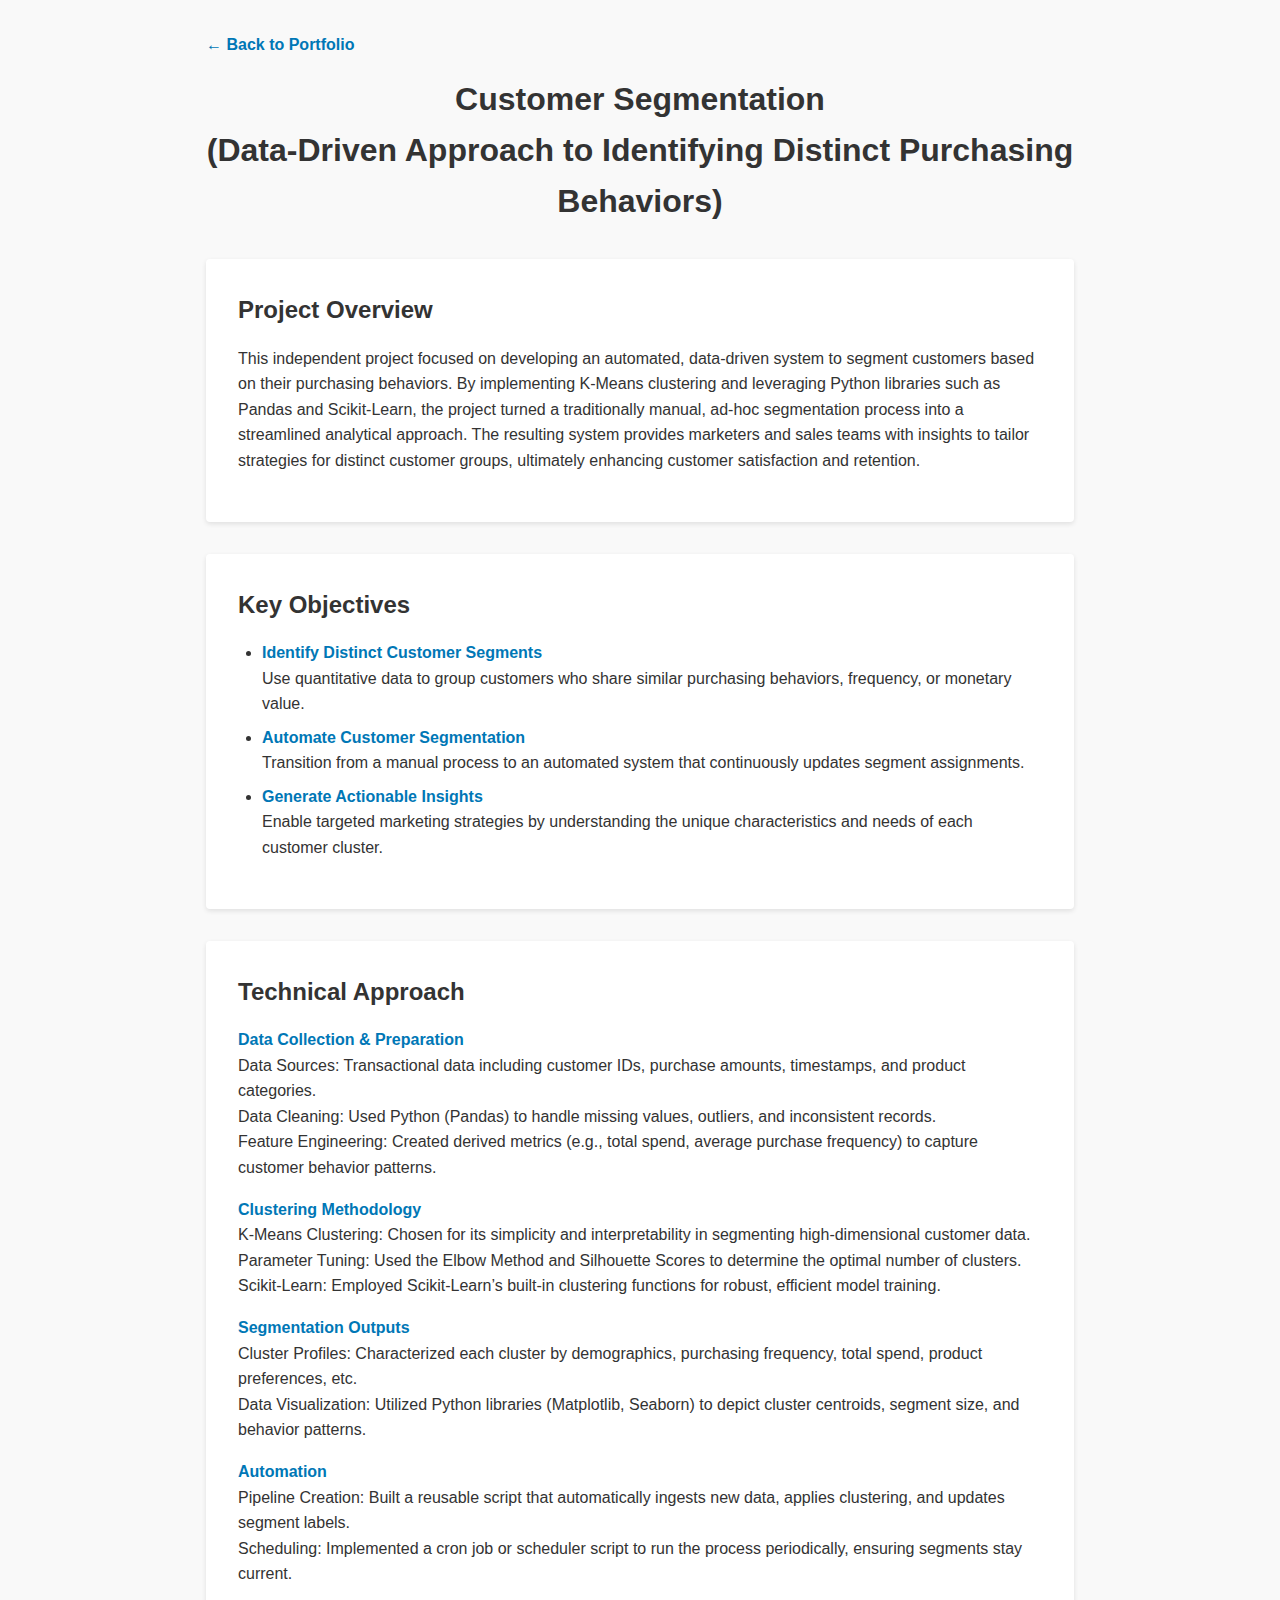
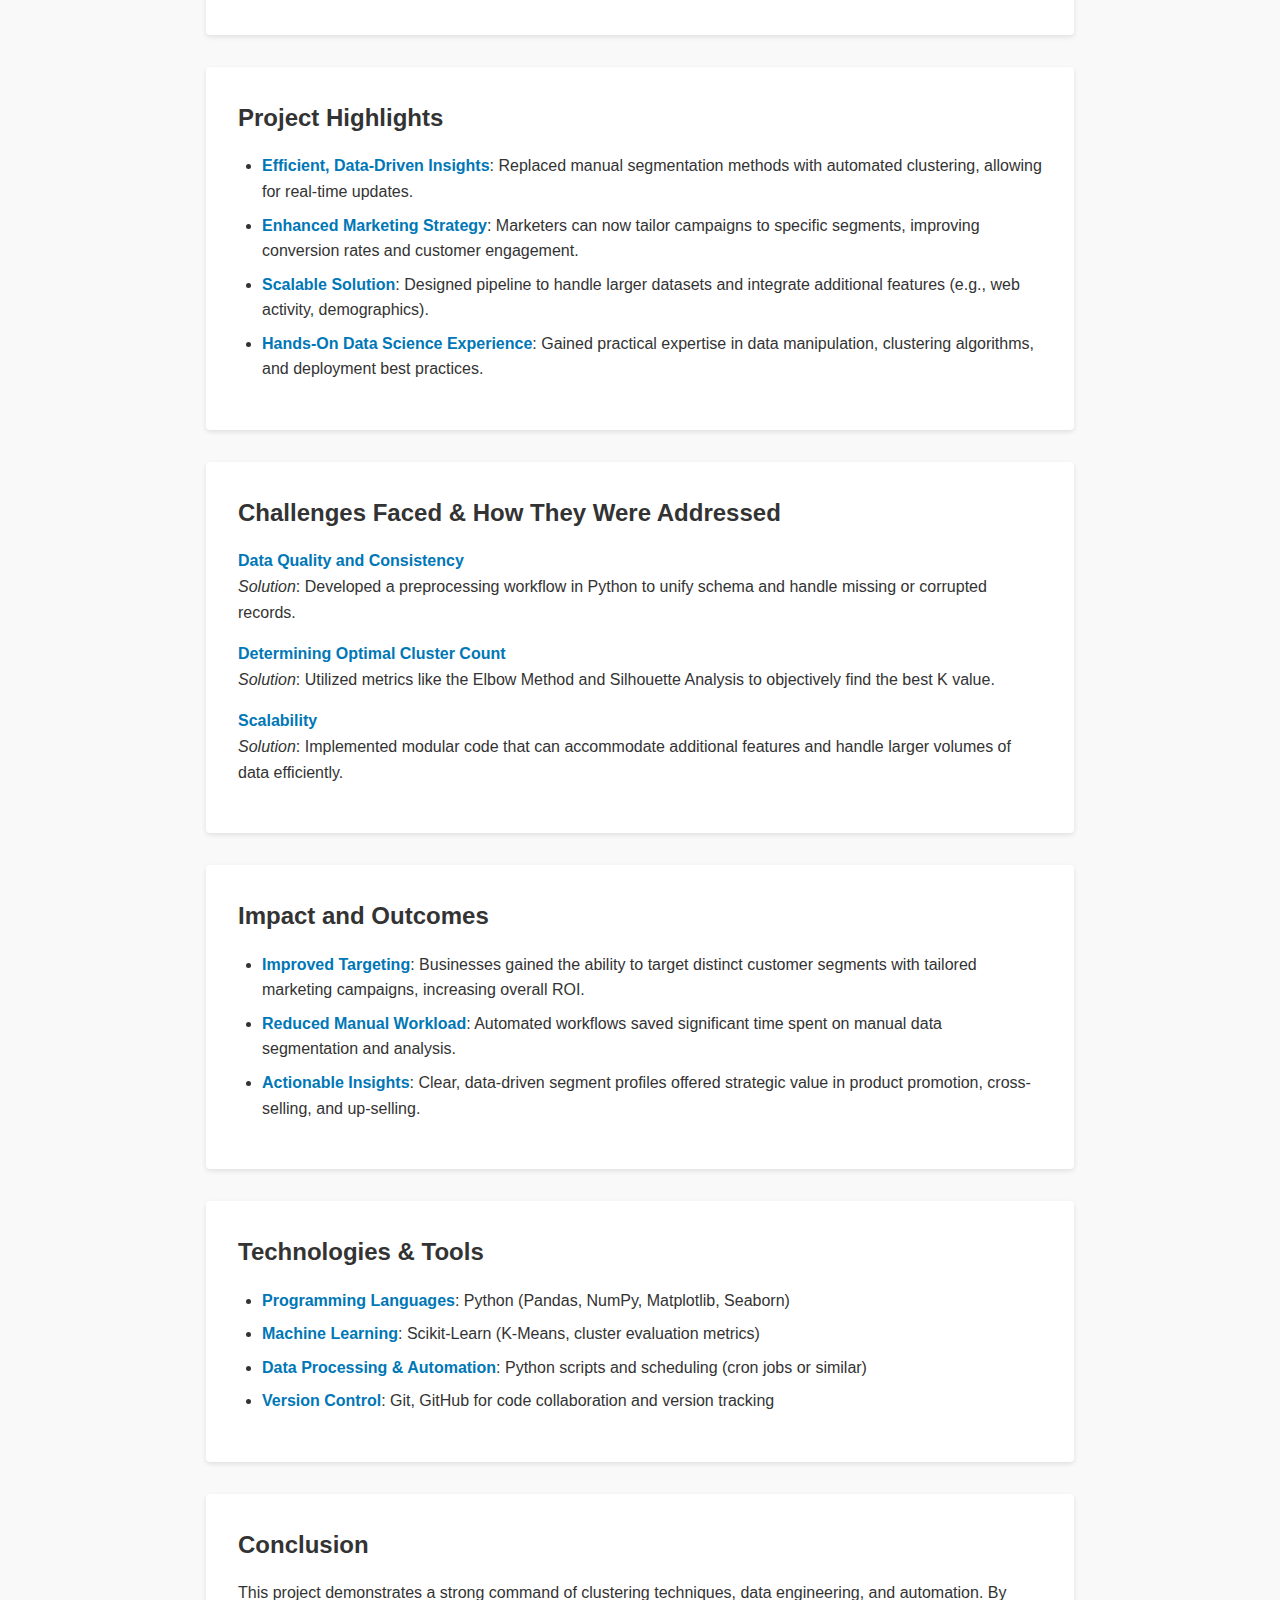
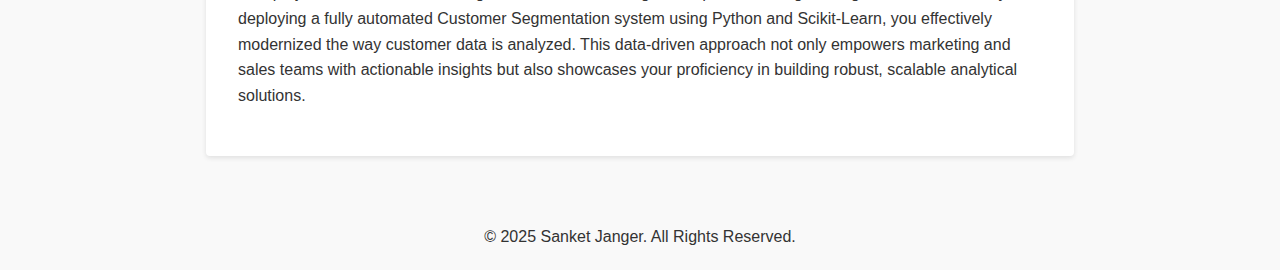
<file: project3.html>
<!DOCTYPE html>
<html lang="en">
<head>
  <meta charset="UTF-8" />
  <title>Customer Segmentation</title>
  <style>
    /* Basic reset */
    * {
      margin: 0;
      padding: 0;
      box-sizing: border-box;
    }

    body {
      background-color: #f9f9f9; /* light gray background */
      font-family: Arial, sans-serif;
      color: #333;
      line-height: 1.6;
    }

    /* Container for entire page content */
    .container {
      max-width: 900px;  /* Adjust to preference */
      margin: 2rem auto; /* Centers the container */
      padding: 0 1rem;   /* Side padding */
    }

    /* Large page heading */
    h1 {
      text-align: center;
      margin-bottom: 2rem;
      font-size: 2rem;
    }

    /*
      Cards container:
      Hover effect that scales down all cards slightly,
      except the hovered one, which remains at scale(1).
    */
    .cards-container {
      display: grid;
      grid-template-columns: 1fr; /* single column by default */
      gap: 1rem;
    }

    .cards-container:hover .card {
      transform: scale(0.95);
      transition: transform 0.3s ease;
    }

    .cards-container .card:hover {
      transform: scale(1);
      z-index: 1; /* brings hovered card above the others */
    }

    /* Individual card styling */
    .card {
      background-color: #fff;
      padding: 2rem;
      margin-bottom: 1rem;
      box-shadow: 0 2px 5px rgba(0,0,0,0.1);
      border-radius: 4px;
      transition: transform 0.3s ease; /* smooth scale transition */
    }

    .card h2 {
      margin-bottom: 1rem;
      font-size: 1.5rem;
      color: #333;
    }

    .card p {
      margin-bottom: 1rem;
    }

    .card ul {
      margin-left: 1.5rem;
      margin-bottom: 1rem;
      list-style-type: disc;
    }

    .card li {
      margin-bottom: 0.5rem;
    }

    /* Highlighted subhead text (optional) */
    strong {
      color: #0077b6; 
    }
  </style>
</head>
<body>
  <div class="container">
    <!-- Back to Portfolio Link -->
    <div style="margin-bottom: 1rem;">
      <a href="index.html" style="text-decoration: none; color: #0077b6; font-weight: 600;">
        ← Back to Portfolio
      </a>
    </div>

    <!-- Page Title -->
    <h1>
      Customer Segmentation<br>
      (Data-Driven Approach to Identifying Distinct Purchasing Behaviors)
    </h1>

    <!-- Cards Container -->
    <div class="cards-container">
      <!-- Card: Project Overview -->
      <div class="card">
        <h2>Project Overview</h2>
        <p>
          This independent project focused on developing an automated, data-driven system 
          to segment customers based on their purchasing behaviors. By implementing 
          K-Means clustering and leveraging Python libraries such as Pandas and 
          Scikit-Learn, the project turned a traditionally manual, ad-hoc segmentation 
          process into a streamlined analytical approach. The resulting system provides 
          marketers and sales teams with insights to tailor strategies for distinct 
          customer groups, ultimately enhancing customer satisfaction and retention.
        </p>
      </div>

      <!-- Card: Key Objectives -->
      <div class="card">
        <h2>Key Objectives</h2>
        <ul>
          <li>
            <strong>Identify Distinct Customer Segments</strong><br>
            Use quantitative data to group customers who share similar purchasing behaviors, frequency, or monetary value.
          </li>
          <li>
            <strong>Automate Customer Segmentation</strong><br>
            Transition from a manual process to an automated system that continuously updates segment assignments.
          </li>
          <li>
            <strong>Generate Actionable Insights</strong><br>
            Enable targeted marketing strategies by understanding the unique characteristics and needs of each customer cluster.
          </li>
        </ul>
      </div>

      <!-- Card: Technical Approach -->
      <div class="card">
        <h2>Technical Approach</h2>
        <p>
          <strong>Data Collection &amp; Preparation</strong><br>
          Data Sources: Transactional data including customer IDs, purchase amounts, timestamps, and product categories.<br>
          Data Cleaning: Used Python (Pandas) to handle missing values, outliers, and inconsistent records.<br>
          Feature Engineering: Created derived metrics (e.g., total spend, average purchase frequency) to capture customer behavior patterns.
        </p>
        <p>
          <strong>Clustering Methodology</strong><br>
          K-Means Clustering: Chosen for its simplicity and interpretability in segmenting high-dimensional customer data.<br>
          Parameter Tuning: Used the Elbow Method and Silhouette Scores to determine the optimal number of clusters.<br>
          Scikit-Learn: Employed Scikit-Learn’s built-in clustering functions for robust, efficient model training.
        </p>
        <p>
          <strong>Segmentation Outputs</strong><br>
          Cluster Profiles: Characterized each cluster by demographics, purchasing frequency, total spend, product preferences, etc.<br>
          Data Visualization: Utilized Python libraries (Matplotlib, Seaborn) to depict cluster centroids, segment size, and behavior patterns.
        </p>
        <p>
          <strong>Automation</strong><br>
          Pipeline Creation: Built a reusable script that automatically ingests new data, applies clustering, and updates segment labels.<br>
          Scheduling: Implemented a cron job or scheduler script to run the process periodically, ensuring segments stay current.
        </p>
      </div>

      <!-- Card: Project Highlights -->
      <div class="card">
        <h2>Project Highlights</h2>
        <ul>
          <li>
            <strong>Efficient, Data-Driven Insights</strong>: Replaced manual segmentation methods with automated clustering, allowing for real-time updates.
          </li>
          <li>
            <strong>Enhanced Marketing Strategy</strong>: Marketers can now tailor campaigns to specific segments, improving conversion rates and customer engagement.
          </li>
          <li>
            <strong>Scalable Solution</strong>: Designed pipeline to handle larger datasets and integrate additional features (e.g., web activity, demographics).
          </li>
          <li>
            <strong>Hands-On Data Science Experience</strong>: Gained practical expertise in data manipulation, clustering algorithms, and deployment best practices.
          </li>
        </ul>
      </div>

      <!-- Card: Challenges Faced & How They Were Addressed -->
      <div class="card">
        <h2>Challenges Faced &amp; How They Were Addressed</h2>
        <p>
          <strong>Data Quality and Consistency</strong><br>
          <em>Solution</em>: Developed a preprocessing workflow in Python to unify schema and handle missing or corrupted records.
        </p>
        <p>
          <strong>Determining Optimal Cluster Count</strong><br>
          <em>Solution</em>: Utilized metrics like the Elbow Method and Silhouette Analysis to objectively find the best K value.
        </p>
        <p>
          <strong>Scalability</strong><br>
          <em>Solution</em>: Implemented modular code that can accommodate additional features and handle larger volumes of data efficiently.
        </p>
      </div>

      <!-- Card: Impact and Outcomes -->
      <div class="card">
        <h2>Impact and Outcomes</h2>
        <ul>
          <li><strong>Improved Targeting</strong>: Businesses gained the ability to target distinct customer segments with tailored marketing campaigns, increasing overall ROI.</li>
          <li><strong>Reduced Manual Workload</strong>: Automated workflows saved significant time spent on manual data segmentation and analysis.</li>
          <li><strong>Actionable Insights</strong>: Clear, data-driven segment profiles offered strategic value in product promotion, cross-selling, and up-selling.</li>
        </ul>
      </div>

      <!-- Card: Technologies & Tools -->
      <div class="card">
        <h2>Technologies &amp; Tools</h2>
        <ul>
          <li><strong>Programming Languages</strong>: Python (Pandas, NumPy, Matplotlib, Seaborn)</li>
          <li><strong>Machine Learning</strong>: Scikit-Learn (K-Means, cluster evaluation metrics)</li>
          <li><strong>Data Processing &amp; Automation</strong>: Python scripts and scheduling (cron jobs or similar)</li>
          <li><strong>Version Control</strong>: Git, GitHub for code collaboration and version tracking</li>
        </ul>
      </div>

      <!-- Card: Conclusion -->
      <div class="card">
        <h2>Conclusion</h2>
        <p>
          This project demonstrates a strong command of clustering techniques, data engineering, and
          automation. By deploying a fully automated Customer Segmentation system using Python and
          Scikit-Learn, you effectively modernized the way customer data is analyzed. This data-driven
          approach not only empowers marketing and sales teams with actionable insights but also
          showcases your proficiency in building robust, scalable analytical solutions.
        </p>
      </div>
    </div><!-- /.cards-container -->
  </div><!-- /.container -->

  <footer class="animate__animated animate__fadeInUp" style="text-align: center; padding: 20px 0; position: relative; bottom: 0; width: 100%;">
    <p>&copy; 2025 Sanket Janger. All Rights Reserved.</p>
</footer>
</body>
</html>
</file>
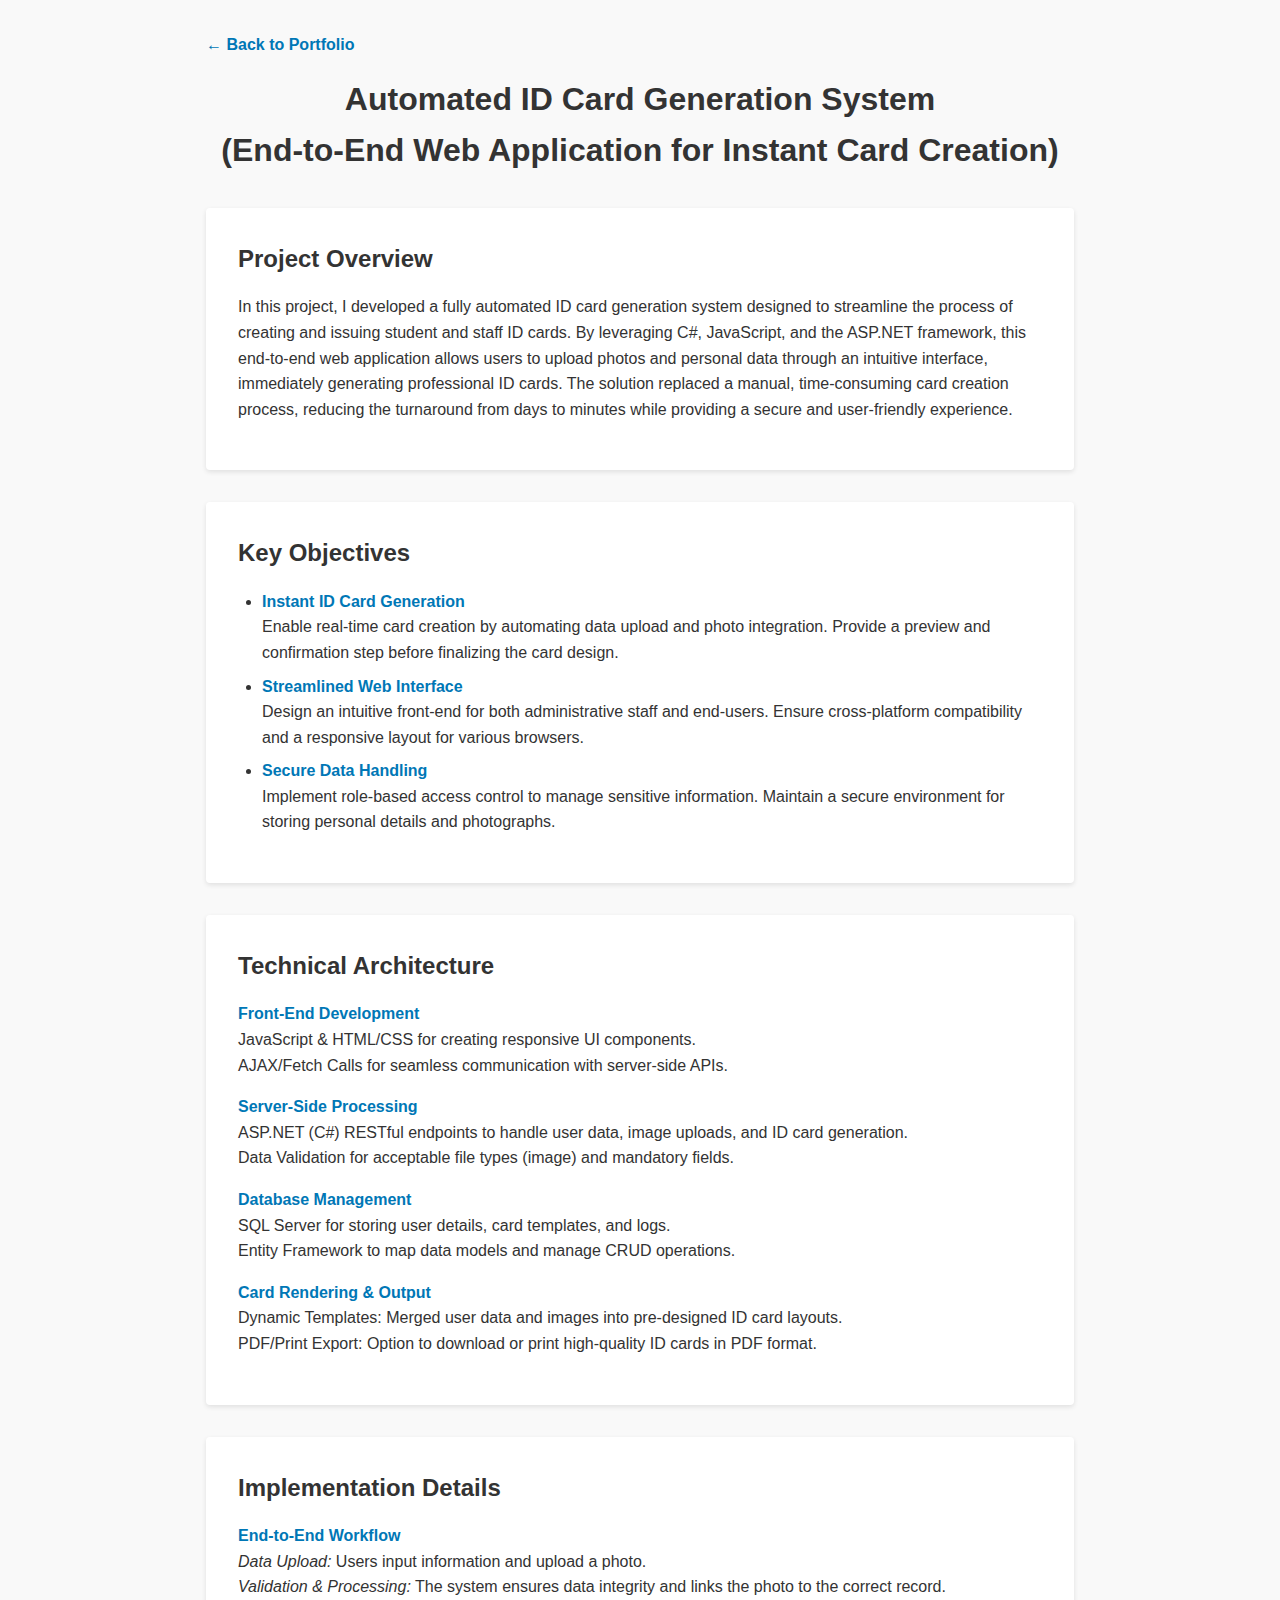
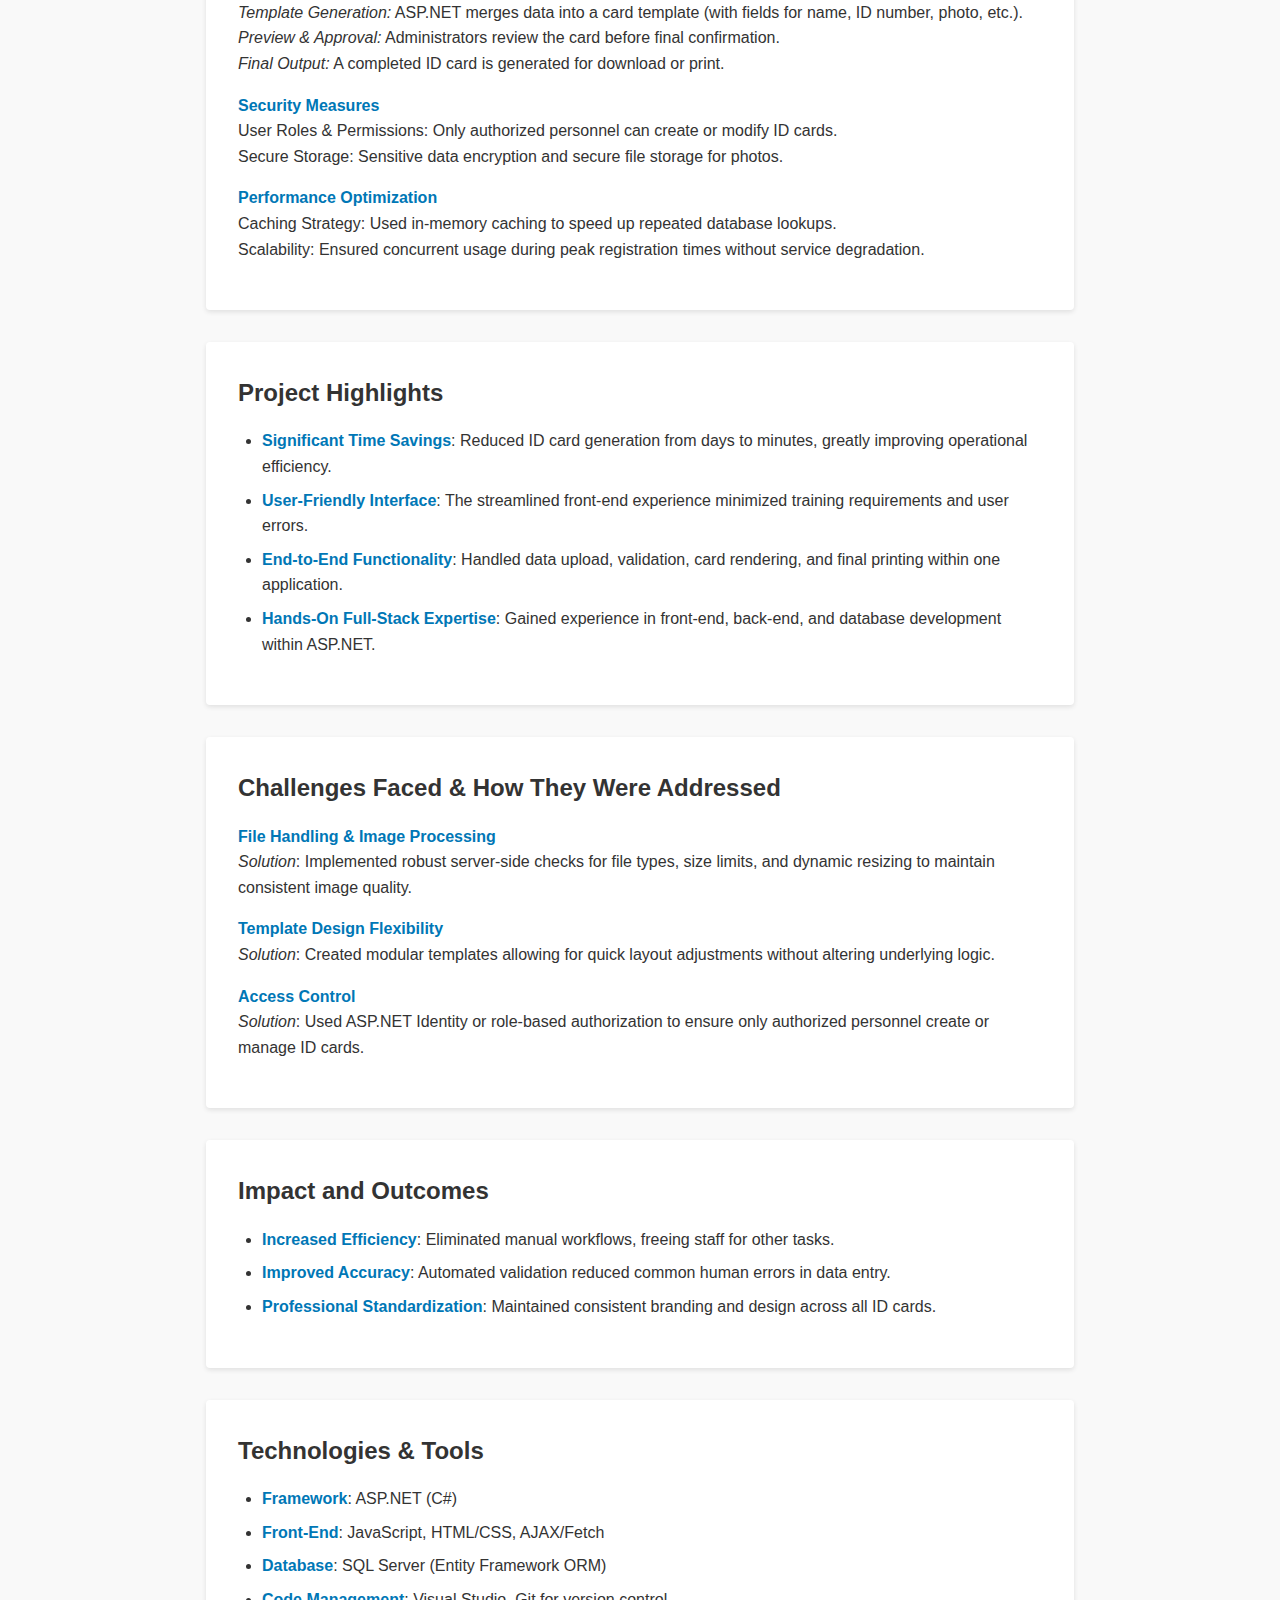
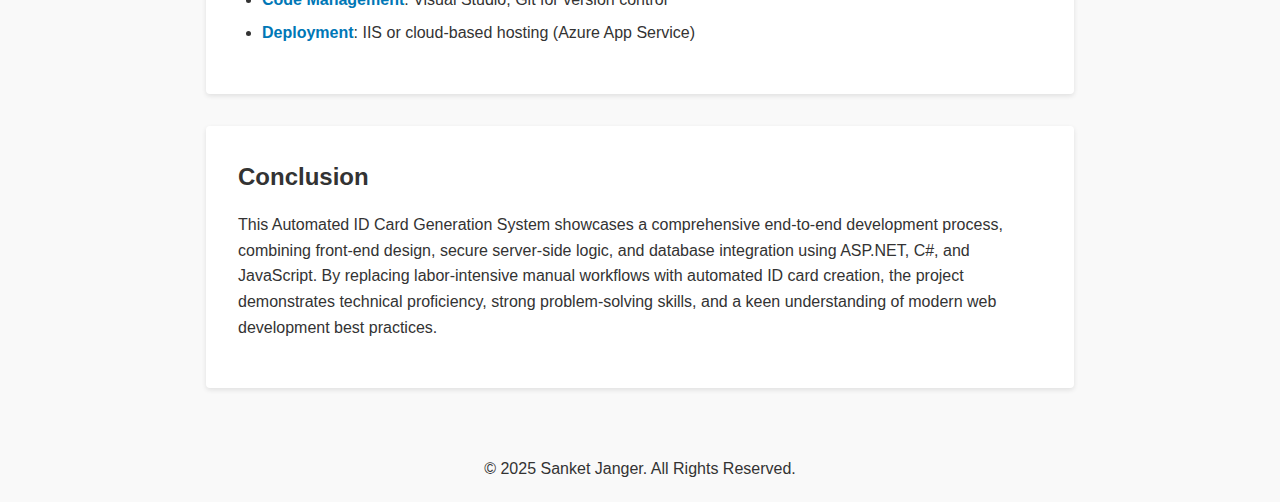
<file: project4.html>
<!DOCTYPE html>
<html lang="en">
<head>
  <meta charset="UTF-8" />
  <title>Automated ID Card Generation System</title>
  <style>
    /* Basic reset */
    * {
      margin: 0;
      padding: 0;
      box-sizing: border-box;
    }

    body {
      background-color: #f9f9f9; /* light gray background */
      font-family: Arial, sans-serif;
      color: #333;
      line-height: 1.6;
    }

    /* Container for entire page content */
    .container {
      max-width: 900px;  /* Adjust to preference */
      margin: 2rem auto; /* Centers the container */
      padding: 0 1rem;   /* Side padding */
    }

    /* Large page heading */
    h1 {
      text-align: center;
      margin-bottom: 2rem;
      font-size: 2rem;
    }

    /*
      Cards container:
      Hover effect that scales down all cards slightly,
      except the hovered one, which remains at scale(1).
    */
    .cards-container {
      display: grid;
      grid-template-columns: 1fr; /* single column by default */
      gap: 1rem;
    }

    .cards-container:hover .card {
      transform: scale(0.95);
      transition: transform 0.3s ease;
    }

    .cards-container .card:hover {
      transform: scale(1);
      z-index: 1; /* brings hovered card above the others */
    }

    /* Individual card styling */
    .card {
      background-color: #fff;
      padding: 2rem;
      margin-bottom: 1rem;
      box-shadow: 0 2px 5px rgba(0,0,0,0.1);
      border-radius: 4px;
      transition: transform 0.3s ease; /* smooth scale transition */
    }

    .card h2 {
      margin-bottom: 1rem;
      font-size: 1.5rem;
      color: #333;
    }

    .card p {
      margin-bottom: 1rem;
    }

    .card ul {
      margin-left: 1.5rem;
      margin-bottom: 1rem;
      list-style-type: disc;
    }

    .card li {
      margin-bottom: 0.5rem;
    }

    /* Highlighted subhead text (optional) */
    strong {
      color: #0077b6; 
    }
  </style>
</head>
<body>
  <div class="container">
    <!-- Back to Portfolio Link -->
    <div style="margin-bottom: 1rem;">
      <a href="index.html" style="text-decoration: none; color: #0077b6; font-weight: 600;">
        ← Back to Portfolio
      </a>
    </div>

    <!-- Page Title -->
    <h1>
      Automated ID Card Generation System<br>
      (End-to-End Web Application for Instant Card Creation)
    </h1>

    <!-- Cards Container -->
    <div class="cards-container">
      <!-- Card: Project Overview -->
      <div class="card">
        <h2>Project Overview</h2>
        <p>
          In this project, I developed a fully automated ID card generation system designed to
          streamline the process of creating and issuing student and staff ID cards. By leveraging
          C#, JavaScript, and the ASP.NET framework, this end-to-end web application allows users
          to upload photos and personal data through an intuitive interface, immediately generating
          professional ID cards. The solution replaced a manual, time-consuming card creation process,
          reducing the turnaround from days to minutes while providing a secure and user-friendly
          experience.
        </p>
      </div>

      <!-- Card: Key Objectives -->
      <div class="card">
        <h2>Key Objectives</h2>
        <ul>
          <li>
            <strong>Instant ID Card Generation</strong><br>
            Enable real-time card creation by automating data upload and photo integration.
            Provide a preview and confirmation step before finalizing the card design.
          </li>
          <li>
            <strong>Streamlined Web Interface</strong><br>
            Design an intuitive front-end for both administrative staff and end-users. 
            Ensure cross-platform compatibility and a responsive layout for various browsers.
          </li>
          <li>
            <strong>Secure Data Handling</strong><br>
            Implement role-based access control to manage sensitive information. 
            Maintain a secure environment for storing personal details and photographs.
          </li>
        </ul>
      </div>

      <!-- Card: Technical Architecture -->
      <div class="card">
        <h2>Technical Architecture</h2>
        <p>
          <strong>Front-End Development</strong><br>
          JavaScript &amp; HTML/CSS for creating responsive UI components.<br>
          AJAX/Fetch Calls for seamless communication with server-side APIs.
        </p>
        <p>
          <strong>Server-Side Processing</strong><br>
          ASP.NET (C#) RESTful endpoints to handle user data, image uploads, and ID card generation.<br>
          Data Validation for acceptable file types (image) and mandatory fields.
        </p>
        <p>
          <strong>Database Management</strong><br>
          SQL Server for storing user details, card templates, and logs.<br>
          Entity Framework to map data models and manage CRUD operations.
        </p>
        <p>
          <strong>Card Rendering &amp; Output</strong><br>
          Dynamic Templates: Merged user data and images into pre-designed ID card layouts.<br>
          PDF/Print Export: Option to download or print high-quality ID cards in PDF format.
        </p>
      </div>

      <!-- Card: Implementation Details -->
      <div class="card">
        <h2>Implementation Details</h2>
        <p>
          <strong>End-to-End Workflow</strong><br>
          <em>Data Upload:</em> Users input information and upload a photo.<br>
          <em>Validation &amp; Processing:</em> The system ensures data integrity and links the photo to the correct record.<br>
          <em>Template Generation:</em> ASP.NET merges data into a card template (with fields for name, ID number, photo, etc.).<br>
          <em>Preview &amp; Approval:</em> Administrators review the card before final confirmation.<br>
          <em>Final Output:</em> A completed ID card is generated for download or print.
        </p>
        <p>
          <strong>Security Measures</strong><br>
          User Roles &amp; Permissions: Only authorized personnel can create or modify ID cards.<br>
          Secure Storage: Sensitive data encryption and secure file storage for photos.
        </p>
        <p>
          <strong>Performance Optimization</strong><br>
          Caching Strategy: Used in-memory caching to speed up repeated database lookups.<br>
          Scalability: Ensured concurrent usage during peak registration times without service degradation.
        </p>
      </div>

      <!-- Card: Project Highlights -->
      <div class="card">
        <h2>Project Highlights</h2>
        <ul>
          <li>
            <strong>Significant Time Savings</strong>: Reduced ID card generation from days to minutes, 
            greatly improving operational efficiency.
          </li>
          <li>
            <strong>User-Friendly Interface</strong>: The streamlined front-end experience minimized training 
            requirements and user errors.
          </li>
          <li>
            <strong>End-to-End Functionality</strong>: Handled data upload, validation, card rendering, and 
            final printing within one application.
          </li>
          <li>
            <strong>Hands-On Full-Stack Expertise</strong>: Gained experience in front-end, back-end, and 
            database development within ASP.NET.
          </li>
        </ul>
      </div>

      <!-- Card: Challenges Faced & How They Were Addressed -->
      <div class="card">
        <h2>Challenges Faced &amp; How They Were Addressed</h2>
        <p>
          <strong>File Handling &amp; Image Processing</strong><br>
          <em>Solution</em>: Implemented robust server-side checks for file types, size limits, and dynamic resizing 
          to maintain consistent image quality.
        </p>
        <p>
          <strong>Template Design Flexibility</strong><br>
          <em>Solution</em>: Created modular templates allowing for quick layout adjustments without altering 
          underlying logic.
        </p>
        <p>
          <strong>Access Control</strong><br>
          <em>Solution</em>: Used ASP.NET Identity or role-based authorization to ensure only authorized 
          personnel create or manage ID cards.
        </p>
      </div>

      <!-- Card: Impact and Outcomes -->
      <div class="card">
        <h2>Impact and Outcomes</h2>
        <ul>
          <li><strong>Increased Efficiency</strong>: Eliminated manual workflows, freeing staff for other tasks.</li>
          <li><strong>Improved Accuracy</strong>: Automated validation reduced common human errors in data entry.</li>
          <li><strong>Professional Standardization</strong>: Maintained consistent branding and design across all ID cards.</li>
        </ul>
      </div>

      <!-- Card: Technologies & Tools -->
      <div class="card">
        <h2>Technologies &amp; Tools</h2>
        <ul>
          <li><strong>Framework</strong>: ASP.NET (C#)</li>
          <li><strong>Front-End</strong>: JavaScript, HTML/CSS, AJAX/Fetch</li>
          <li><strong>Database</strong>: SQL Server (Entity Framework ORM)</li>
          <li><strong>Code Management</strong>: Visual Studio, Git for version control</li>
          <li><strong>Deployment</strong>: IIS or cloud-based hosting (Azure App Service)</li>
        </ul>
      </div>

      <!-- Card: Conclusion -->
      <div class="card">
        <h2>Conclusion</h2>
        <p>
          This Automated ID Card Generation System showcases a comprehensive end-to-end development process, 
          combining front-end design, secure server-side logic, and database integration using ASP.NET, 
          C#, and JavaScript. By replacing labor-intensive manual workflows with automated ID card creation, 
          the project demonstrates technical proficiency, strong problem-solving skills, and a keen understanding 
          of modern web development best practices.
        </p>
      </div>
    </div><!-- /.cards-container -->
  </div><!-- /.container -->

  <footer class="animate__animated animate__fadeInUp" style="text-align: center; padding: 20px 0; position: relative; bottom: 0; width: 100%;">
    <p>&copy; 2025 Sanket Janger. All Rights Reserved.</p>
</footer>
</body>
</html>
</file>
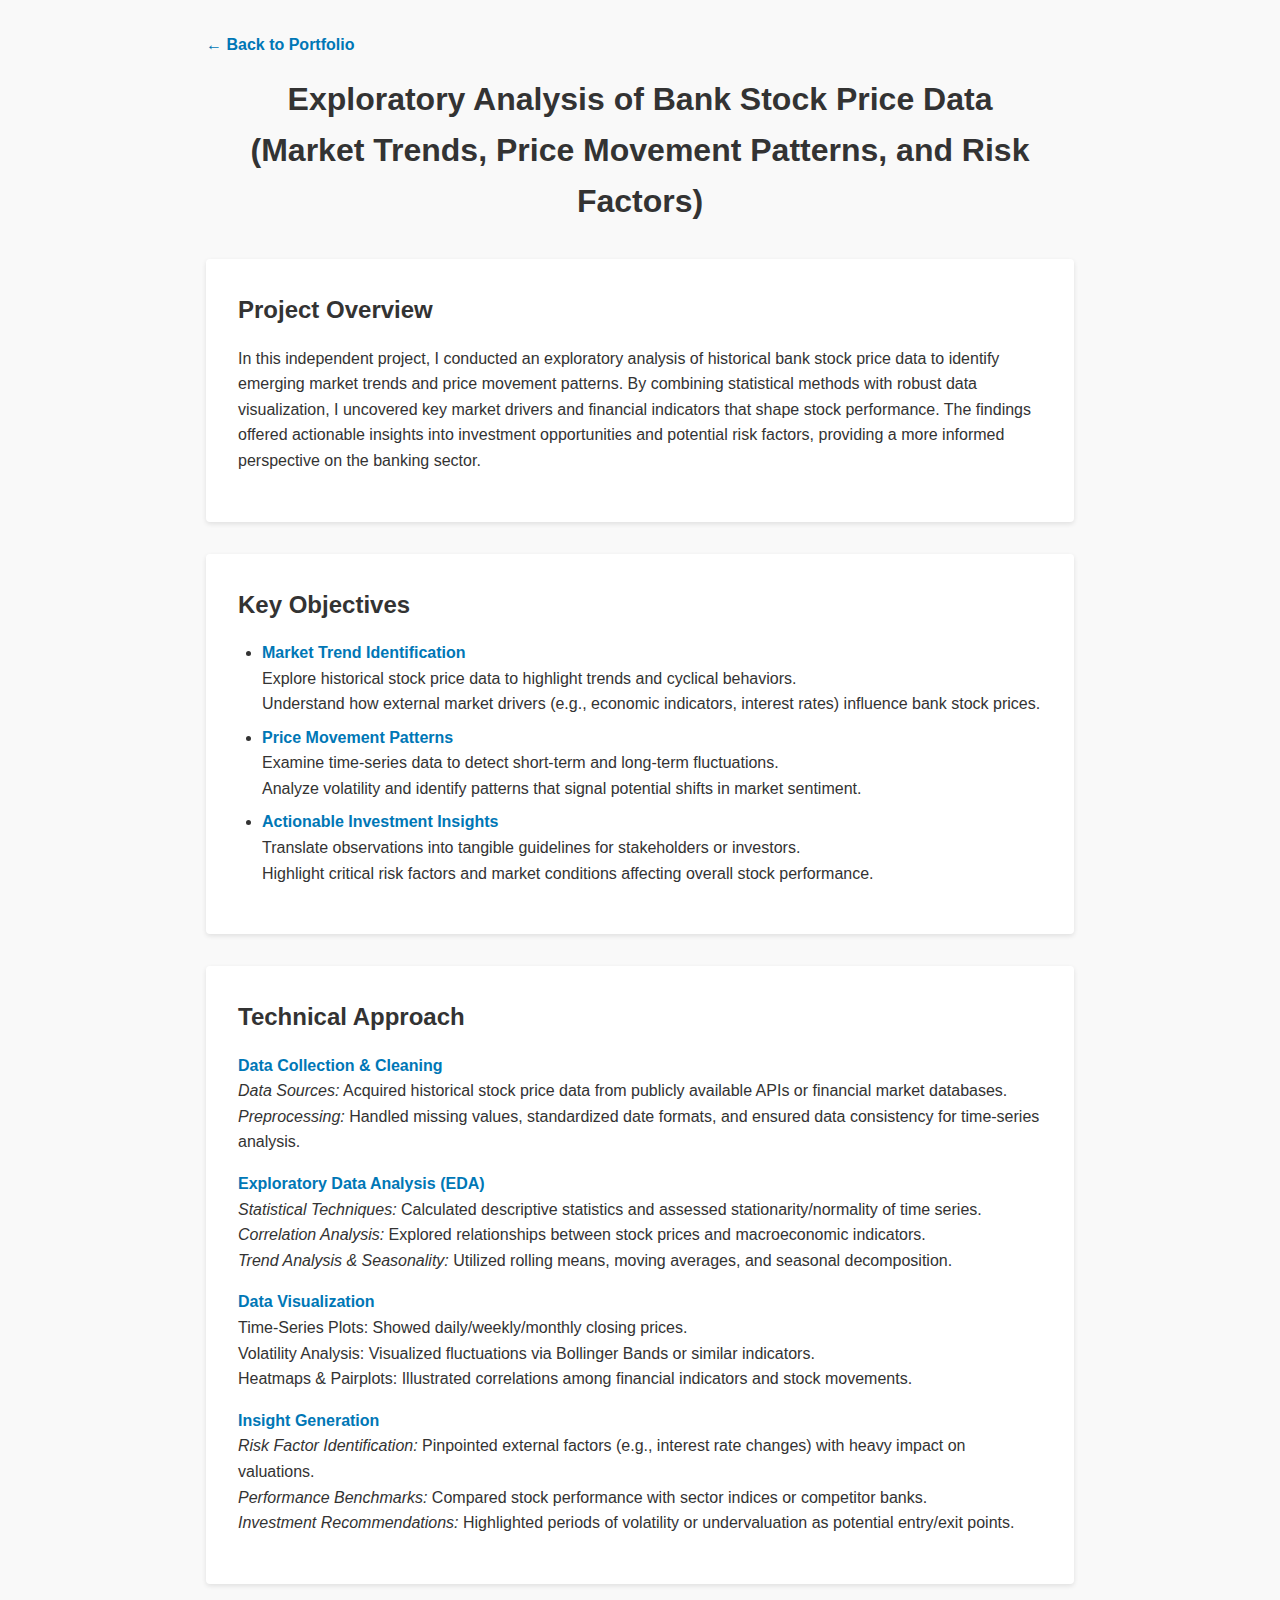
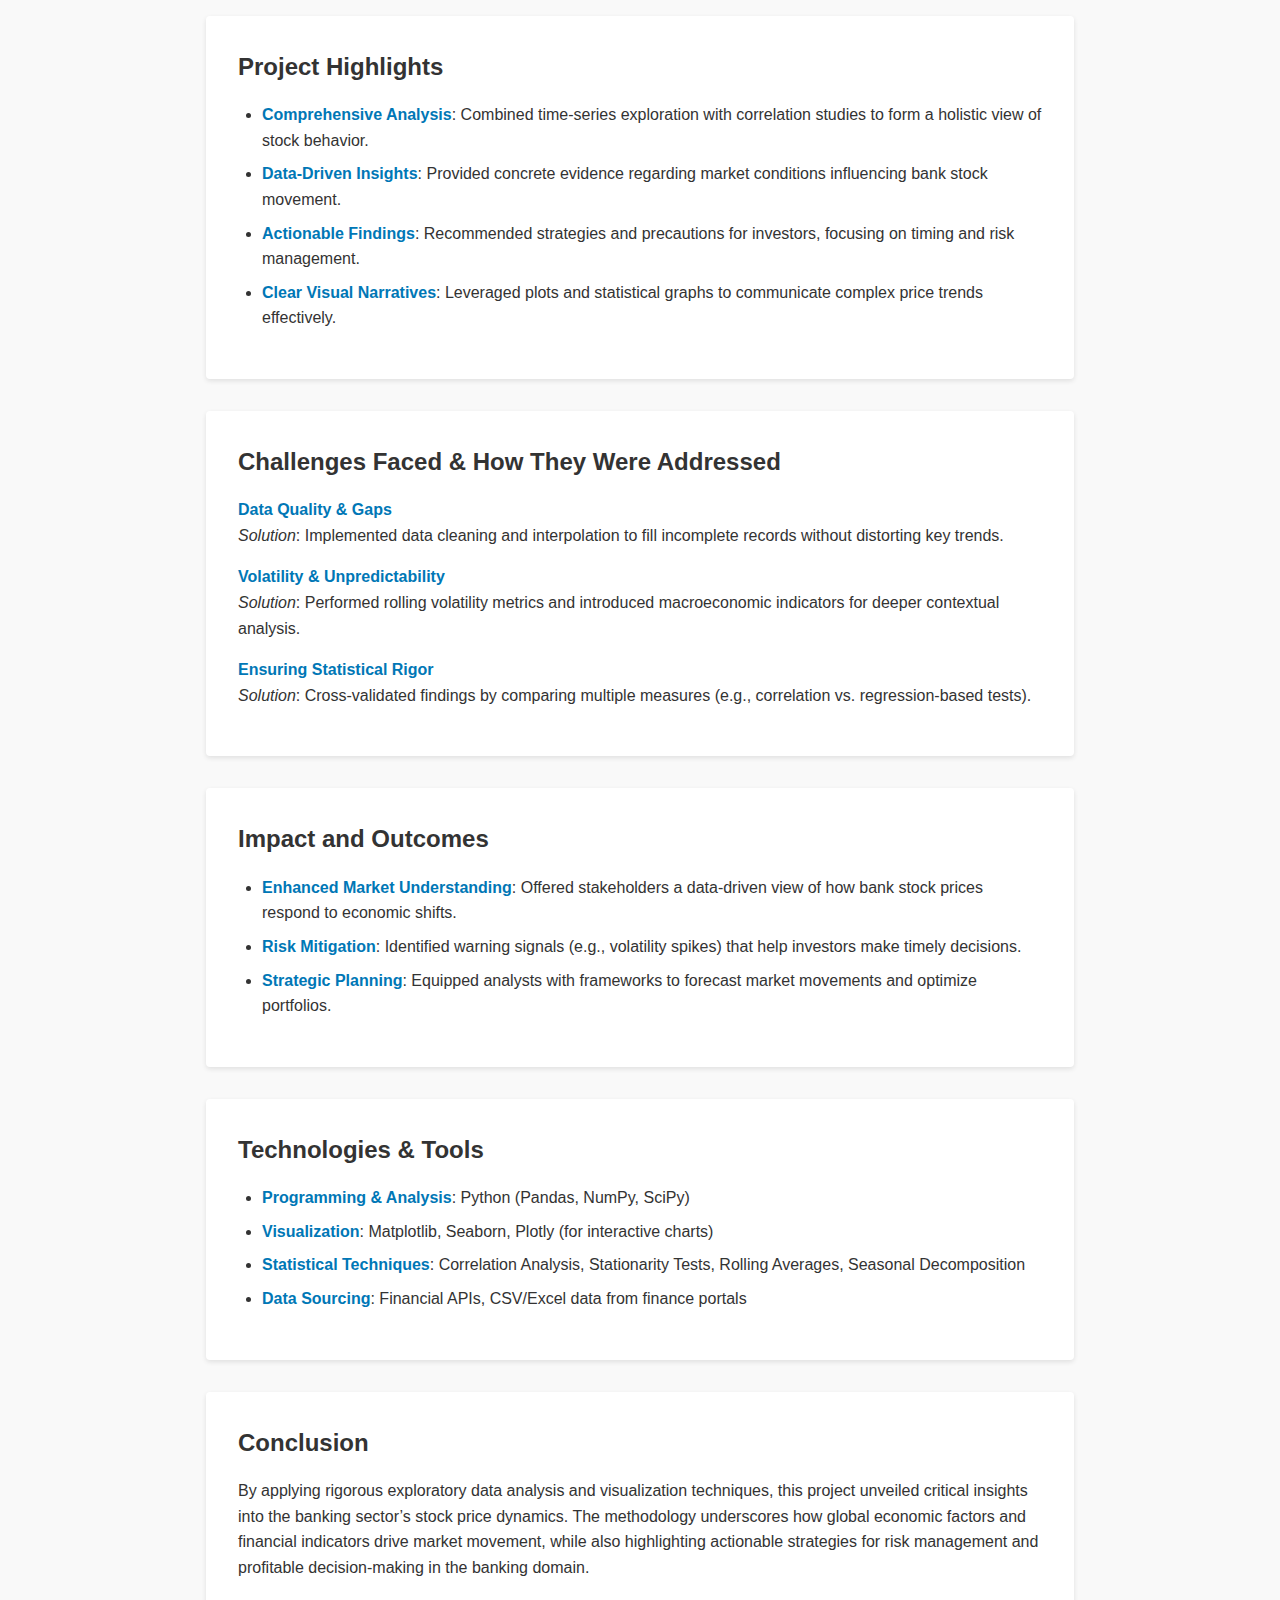
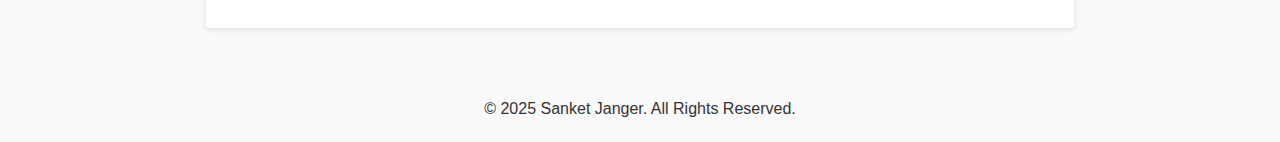
<file: project5.html>
<!DOCTYPE html>
<html lang="en">
<head>
  <meta charset="UTF-8" />
  <title>Exploratory Analysis of Bank Stock Price Data</title>
  <style>
    /* Basic reset */
    * {
      margin: 0;
      padding: 0;
      box-sizing: border-box;
    }

    body {
      background-color: #f9f9f9; /* light gray background */
      font-family: Arial, sans-serif;
      color: #333;
      line-height: 1.6;
    }

    /* Container for entire page content */
    .container {
      max-width: 900px;  /* Adjust to preference */
      margin: 2rem auto; /* Centers the container */
      padding: 0 1rem;   /* Side padding */
    }

    /* Large page heading */
    h1 {
      text-align: center;
      margin-bottom: 2rem;
      font-size: 2rem;
    }

    /*
      Cards container:
      Hover effect that scales down all cards slightly,
      except the hovered one, which remains at scale(1).
    */
    .cards-container {
      display: grid;
      grid-template-columns: 1fr; /* single column by default */
      gap: 1rem;
    }
    .cards-container:hover .card {
      transform: scale(0.95);
      transition: transform 0.3s ease;
    }
    .cards-container .card:hover {
      transform: scale(1);
      z-index: 1; /* brings hovered card above the others */
    }

    /* Individual card styling */
    .card {
      background-color: #fff;
      padding: 2rem;
      margin-bottom: 1rem;
      box-shadow: 0 2px 5px rgba(0,0,0,0.1);
      border-radius: 4px;
      transition: transform 0.3s ease; /* smooth scale transition */
    }

    .card h2 {
      margin-bottom: 1rem;
      font-size: 1.5rem;
      color: #333;
    }

    .card p {
      margin-bottom: 1rem;
    }

    .card ul {
      margin-left: 1.5rem;
      margin-bottom: 1rem;
      list-style-type: disc;
    }

    .card li {
      margin-bottom: 0.5rem;
    }

    /* Highlighted subhead text (optional) */
    strong {
      color: #0077b6; 
    }
  </style>
</head>
<body>
  <div class="container">
    <!-- Back to Portfolio Link -->
    <div style="margin-bottom: 1rem;">
      <a href="index.html" style="text-decoration: none; color: #0077b6; font-weight: 600;">
        ← Back to Portfolio
      </a>
    </div>

    <!-- Page Title -->
    <h1>
      Exploratory Analysis of Bank Stock Price Data<br>
      (Market Trends, Price Movement Patterns, and Risk Factors)
    </h1>

    <!-- Cards Container -->
    <div class="cards-container">
      <!-- Card: Project Overview -->
      <div class="card">
        <h2>Project Overview</h2>
        <p>
          In this independent project, I conducted an exploratory analysis of historical bank stock price data 
          to identify emerging market trends and price movement patterns. By combining statistical methods 
          with robust data visualization, I uncovered key market drivers and financial indicators that shape 
          stock performance. The findings offered actionable insights into investment opportunities and 
          potential risk factors, providing a more informed perspective on the banking sector.
        </p>
      </div>

      <!-- Card: Key Objectives -->
      <div class="card">
        <h2>Key Objectives</h2>
        <ul>
          <li>
            <strong>Market Trend Identification</strong><br>
            Explore historical stock price data to highlight trends and cyclical behaviors.<br>
            Understand how external market drivers (e.g., economic indicators, interest rates) 
            influence bank stock prices.
          </li>
          <li>
            <strong>Price Movement Patterns</strong><br>
            Examine time-series data to detect short-term and long-term fluctuations.<br>
            Analyze volatility and identify patterns that signal potential shifts in market sentiment.
          </li>
          <li>
            <strong>Actionable Investment Insights</strong><br>
            Translate observations into tangible guidelines for stakeholders or investors.<br>
            Highlight critical risk factors and market conditions affecting overall stock performance.
          </li>
        </ul>
      </div>

      <!-- Card: Technical Approach -->
      <div class="card">
        <h2>Technical Approach</h2>
        <p>
          <strong>Data Collection &amp; Cleaning</strong><br>
          <em>Data Sources:</em> Acquired historical stock price data from publicly available APIs or financial market databases.<br>
          <em>Preprocessing:</em> Handled missing values, standardized date formats, and ensured data consistency for time-series analysis.
        </p>
        <p>
          <strong>Exploratory Data Analysis (EDA)</strong><br>
          <em>Statistical Techniques:</em> Calculated descriptive statistics and assessed stationarity/normality of time series.<br>
          <em>Correlation Analysis:</em> Explored relationships between stock prices and macroeconomic indicators.<br>
          <em>Trend Analysis &amp; Seasonality:</em> Utilized rolling means, moving averages, and seasonal decomposition.
        </p>
        <p>
          <strong>Data Visualization</strong><br>
          Time-Series Plots: Showed daily/weekly/monthly closing prices.<br>
          Volatility Analysis: Visualized fluctuations via Bollinger Bands or similar indicators.<br>
          Heatmaps &amp; Pairplots: Illustrated correlations among financial indicators and stock movements.
        </p>
        <p>
          <strong>Insight Generation</strong><br>
          <em>Risk Factor Identification:</em> Pinpointed external factors (e.g., interest rate changes) with heavy impact on valuations.<br>
          <em>Performance Benchmarks:</em> Compared stock performance with sector indices or competitor banks.<br>
          <em>Investment Recommendations:</em> Highlighted periods of volatility or undervaluation as potential entry/exit points.
        </p>
      </div>

      <!-- Card: Project Highlights -->
      <div class="card">
        <h2>Project Highlights</h2>
        <ul>
          <li>
            <strong>Comprehensive Analysis</strong>: Combined time-series exploration with correlation studies 
            to form a holistic view of stock behavior.
          </li>
          <li>
            <strong>Data-Driven Insights</strong>: Provided concrete evidence regarding market conditions influencing 
            bank stock movement.
          </li>
          <li>
            <strong>Actionable Findings</strong>: Recommended strategies and precautions for investors, focusing on timing 
            and risk management.
          </li>
          <li>
            <strong>Clear Visual Narratives</strong>: Leveraged plots and statistical graphs to communicate complex price 
            trends effectively.
          </li>
        </ul>
      </div>

      <!-- Card: Challenges Faced & How They Were Addressed -->
      <div class="card">
        <h2>Challenges Faced &amp; How They Were Addressed</h2>
        <p>
          <strong>Data Quality &amp; Gaps</strong><br>
          <em>Solution</em>: Implemented data cleaning and interpolation to fill incomplete records without distorting key trends.
        </p>
        <p>
          <strong>Volatility &amp; Unpredictability</strong><br>
          <em>Solution</em>: Performed rolling volatility metrics and introduced macroeconomic indicators 
          for deeper contextual analysis.
        </p>
        <p>
          <strong>Ensuring Statistical Rigor</strong><br>
          <em>Solution</em>: Cross-validated findings by comparing multiple measures 
          (e.g., correlation vs. regression-based tests).
        </p>
      </div>

      <!-- Card: Impact and Outcomes -->
      <div class="card">
        <h2>Impact and Outcomes</h2>
        <ul>
          <li><strong>Enhanced Market Understanding</strong>: Offered stakeholders a data-driven view of how bank stock prices respond to economic shifts.</li>
          <li><strong>Risk Mitigation</strong>: Identified warning signals (e.g., volatility spikes) that help investors make timely decisions.</li>
          <li><strong>Strategic Planning</strong>: Equipped analysts with frameworks to forecast market movements and optimize portfolios.</li>
        </ul>
      </div>

      <!-- Card: Technologies & Tools -->
      <div class="card">
        <h2>Technologies &amp; Tools</h2>
        <ul>
          <li><strong>Programming &amp; Analysis</strong>: Python (Pandas, NumPy, SciPy)</li>
          <li><strong>Visualization</strong>: Matplotlib, Seaborn, Plotly (for interactive charts)</li>
          <li><strong>Statistical Techniques</strong>: Correlation Analysis, Stationarity Tests, Rolling Averages, Seasonal Decomposition</li>
          <li><strong>Data Sourcing</strong>: Financial APIs, CSV/Excel data from finance portals</li>
        </ul>
      </div>

      <!-- Card: Conclusion -->
      <div class="card">
        <h2>Conclusion</h2>
        <p>
          By applying rigorous exploratory data analysis and visualization techniques, this project 
          unveiled critical insights into the banking sector’s stock price dynamics. The methodology 
          underscores how global economic factors and financial indicators drive market movement, 
          while also highlighting actionable strategies for risk management and profitable 
          decision-making in the banking domain.
        </p>
      </div>
    </div><!-- /.cards-container -->
  </div><!-- /.container -->
  <footer class="animate__animated animate__fadeInUp" style="text-align: center; padding: 20px 0; position: relative; bottom: 0; width: 100%;">
    <p>&copy; 2025 Sanket Janger. All Rights Reserved.</p>
</footer>
</body>
</html>
</file>
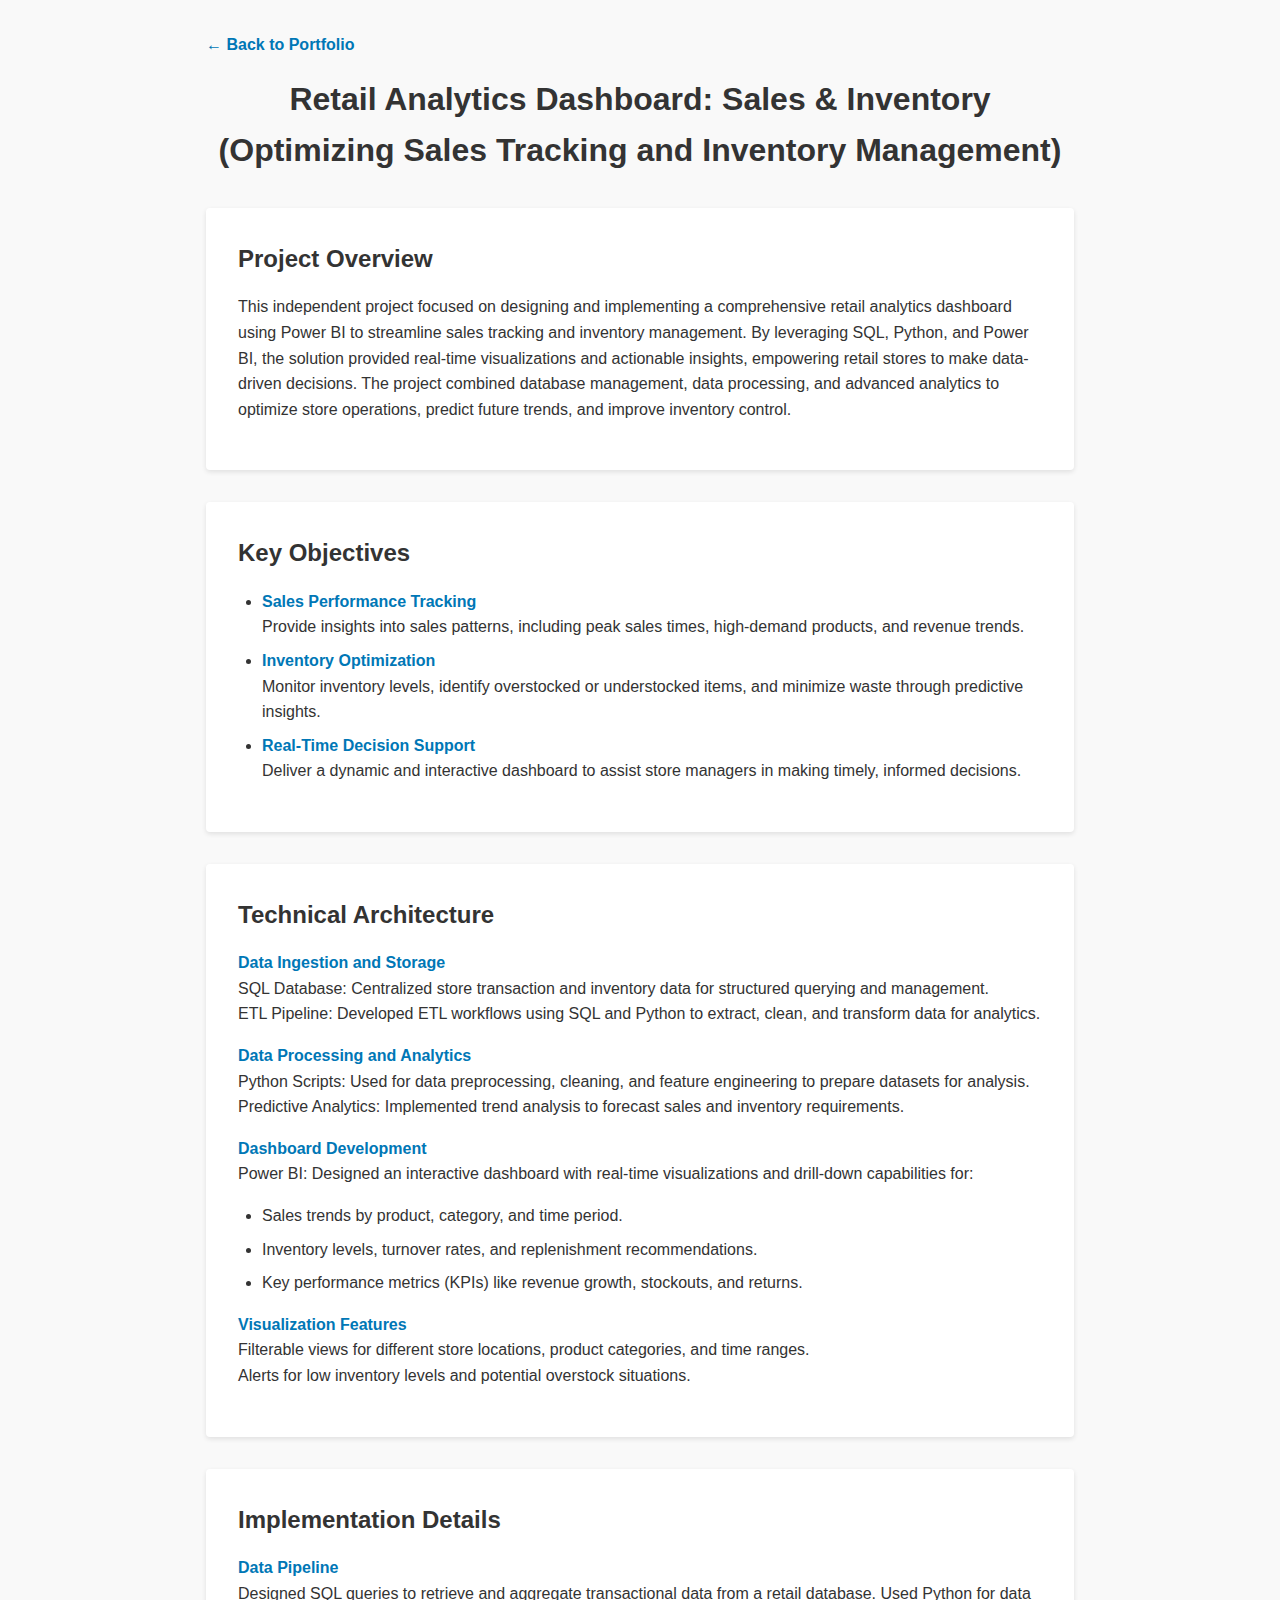
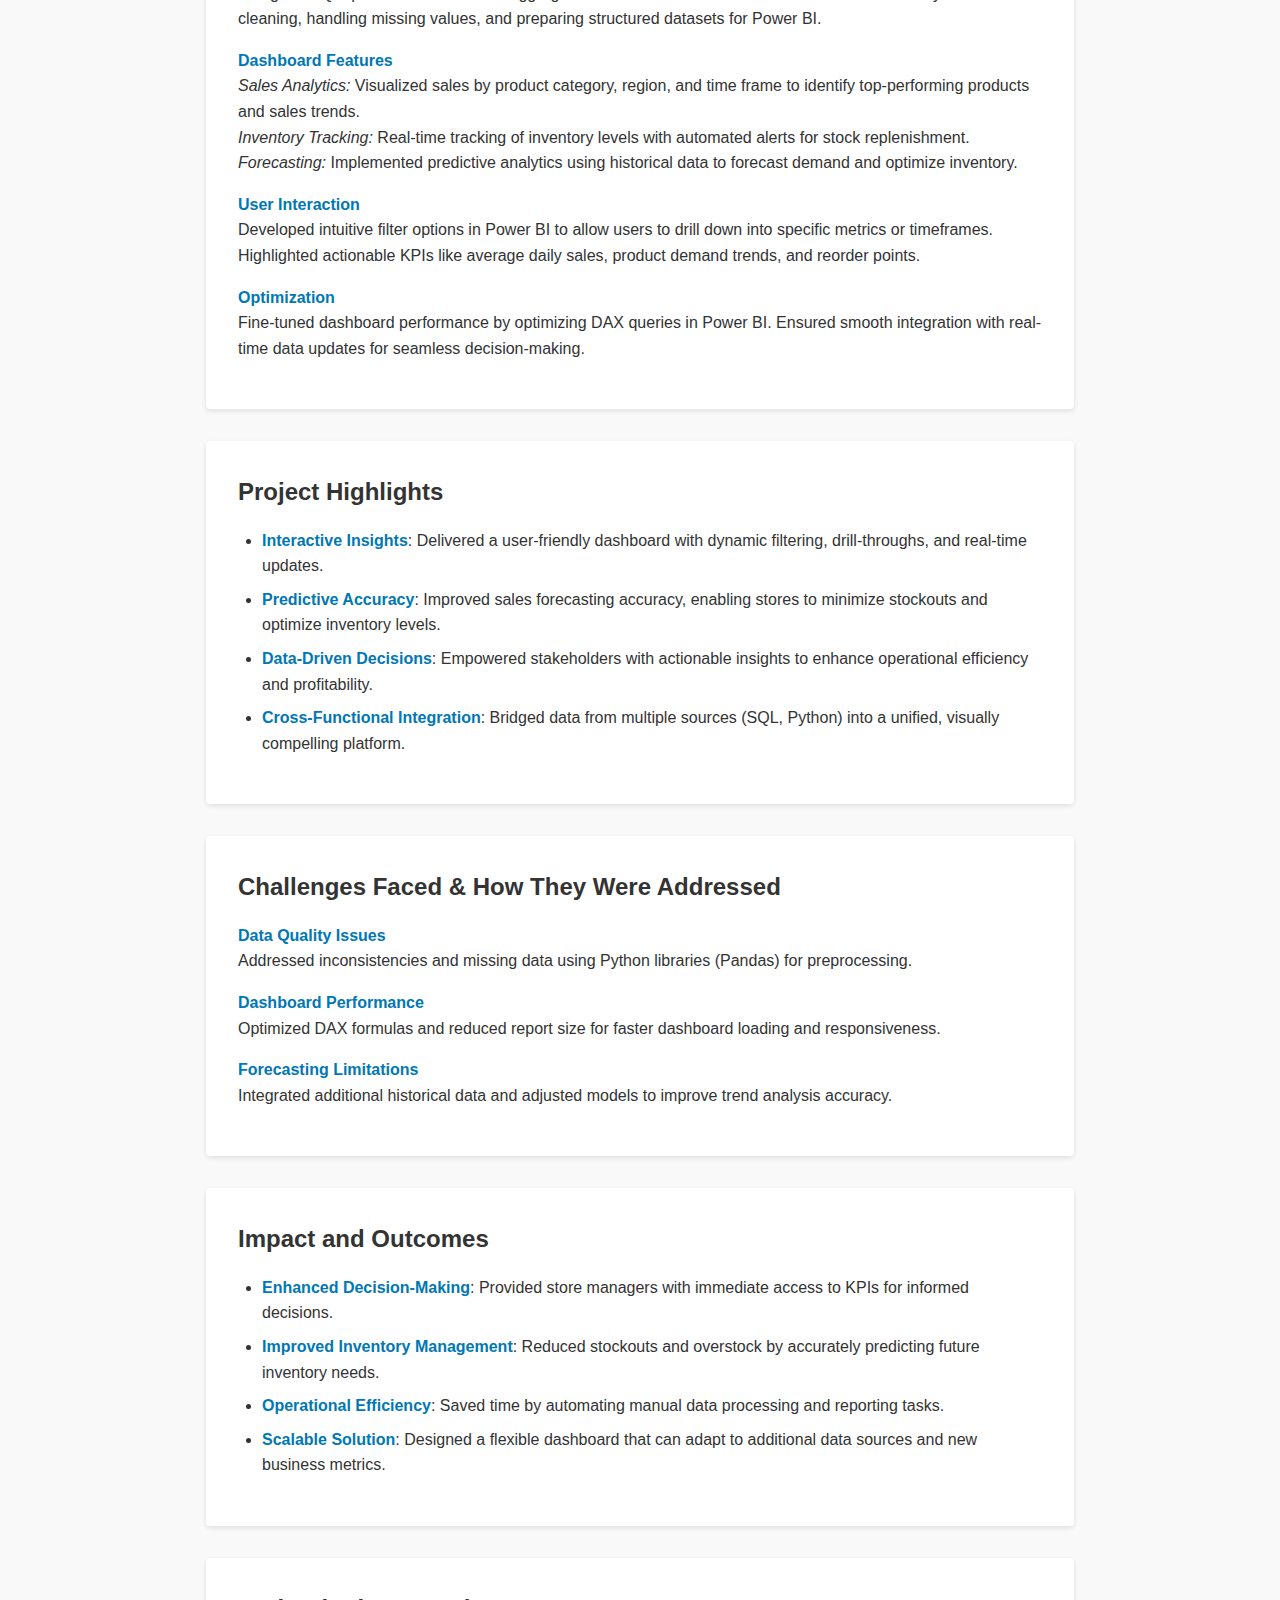
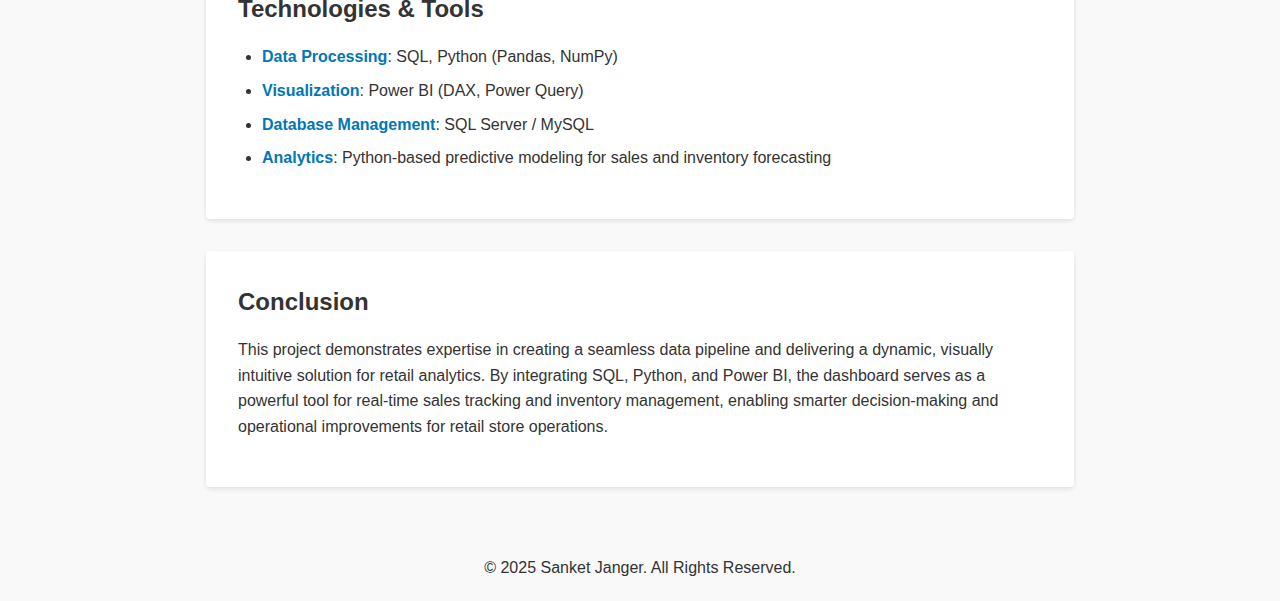
<file: project6.html>
<!DOCTYPE html>
<html lang="en">
<head>
  <meta charset="UTF-8" />
  <title>Retail Analytics Dashboard: Sales & Inventory</title>
  <style>
    /* Basic reset */
    * {
      margin: 0;
      padding: 0;
      box-sizing: border-box;
    }

    body {
      background-color: #f9f9f9; /* light gray background */
      font-family: Arial, sans-serif;
      color: #333;
      line-height: 1.6;
    }

    /* Container for entire page content */
    .container {
      max-width: 900px;  /* Adjust to preference */
      margin: 2rem auto; /* Centers the container */
      padding: 0 1rem;   /* Side padding */
    }

    /* Large page heading */
    h1 {
      text-align: center;
      margin-bottom: 2rem;
      font-size: 2rem;
    }

    /*
      Cards container:
      Hover effect that scales down all cards slightly,
      except the hovered one, which remains at scale(1).
    */
    .cards-container {
      display: grid;
      grid-template-columns: 1fr; /* single column by default */
      gap: 1rem;
    }
    .cards-container:hover .card {
      transform: scale(0.95);
      transition: transform 0.3s ease;
    }
    .cards-container .card:hover {
      transform: scale(1);
      z-index: 1; /* brings hovered card above the others */
    }

    /* Individual card styling */
    .card {
      background-color: #fff;
      padding: 2rem;
      margin-bottom: 1rem;
      box-shadow: 0 2px 5px rgba(0,0,0,0.1);
      border-radius: 4px;
      transition: transform 0.3s ease; /* smooth scale transition */
    }

    .card h2 {
      margin-bottom: 1rem;
      font-size: 1.5rem;
      color: #333;
    }

    .card p {
      margin-bottom: 1rem;
    }

    .card ul {
      margin-left: 1.5rem;
      margin-bottom: 1rem;
      list-style-type: disc;
    }

    .card li {
      margin-bottom: 0.5rem;
    }

    /* Highlighted subhead text (optional) */
    strong {
      color: #0077b6; 
    }
  </style>
</head>
<body>
  <div class="container">
    <!-- Back to Portfolio Link -->
    <div style="margin-bottom: 1rem;">
      <a href="index.html" style="text-decoration: none; color: #0077b6; font-weight: 600;">
        ← Back to Portfolio
      </a>
    </div>

    <!-- Page Title -->
    <h1>
      Retail Analytics Dashboard: Sales &amp; Inventory<br>
      (Optimizing Sales Tracking and Inventory Management)
    </h1>

    <!-- Cards Container -->
    <div class="cards-container">
      <!-- Card: Project Overview -->
      <div class="card">
        <h2>Project Overview</h2>
        <p>
          This independent project focused on designing and implementing a comprehensive
          retail analytics dashboard using Power BI to streamline sales tracking and
          inventory management. By leveraging SQL, Python, and Power BI, the solution
          provided real-time visualizations and actionable insights, empowering retail
          stores to make data-driven decisions. The project combined database management,
          data processing, and advanced analytics to optimize store operations, predict
          future trends, and improve inventory control.
        </p>
      </div>

      <!-- Card: Key Objectives -->
      <div class="card">
        <h2>Key Objectives</h2>
        <ul>
          <li>
            <strong>Sales Performance Tracking</strong><br>
            Provide insights into sales patterns, including peak sales times,
            high-demand products, and revenue trends.
          </li>
          <li>
            <strong>Inventory Optimization</strong><br>
            Monitor inventory levels, identify overstocked or understocked items,
            and minimize waste through predictive insights.
          </li>
          <li>
            <strong>Real-Time Decision Support</strong><br>
            Deliver a dynamic and interactive dashboard to assist store managers
            in making timely, informed decisions.
          </li>
        </ul>
      </div>

      <!-- Card: Technical Architecture -->
      <div class="card">
        <h2>Technical Architecture</h2>
        <p>
          <strong>Data Ingestion and Storage</strong><br>
          SQL Database: Centralized store transaction and inventory data for
          structured querying and management.<br>
          ETL Pipeline: Developed ETL workflows using SQL and Python to extract, clean,
          and transform data for analytics.
        </p>
        <p>
          <strong>Data Processing and Analytics</strong><br>
          Python Scripts: Used for data preprocessing, cleaning, and feature engineering
          to prepare datasets for analysis.<br>
          Predictive Analytics: Implemented trend analysis to forecast sales and
          inventory requirements.
        </p>
        <p>
          <strong>Dashboard Development</strong><br>
          Power BI: Designed an interactive dashboard with real-time visualizations
          and drill-down capabilities for:
        </p>
        <ul>
          <li>Sales trends by product, category, and time period.</li>
          <li>Inventory levels, turnover rates, and replenishment recommendations.</li>
          <li>Key performance metrics (KPIs) like revenue growth, stockouts, and returns.</li>
        </ul>
        <p>
          <strong>Visualization Features</strong><br>
          Filterable views for different store locations, product categories, and time ranges.<br>
          Alerts for low inventory levels and potential overstock situations.
        </p>
      </div>

      <!-- Card: Implementation Details -->
      <div class="card">
        <h2>Implementation Details</h2>
        <p>
          <strong>Data Pipeline</strong><br>
          Designed SQL queries to retrieve and aggregate transactional data from a retail database.
          Used Python for data cleaning, handling missing values, and preparing structured
          datasets for Power BI.
        </p>
        <p>
          <strong>Dashboard Features</strong><br>
          <em>Sales Analytics:</em> Visualized sales by product category, region, and time frame
          to identify top-performing products and sales trends.<br>
          <em>Inventory Tracking:</em> Real-time tracking of inventory levels with automated alerts
          for stock replenishment.<br>
          <em>Forecasting:</em> Implemented predictive analytics using historical data to forecast
          demand and optimize inventory.
        </p>
        <p>
          <strong>User Interaction</strong><br>
          Developed intuitive filter options in Power BI to allow users to drill down
          into specific metrics or timeframes. Highlighted actionable KPIs like average
          daily sales, product demand trends, and reorder points.
        </p>
        <p>
          <strong>Optimization</strong><br>
          Fine-tuned dashboard performance by optimizing DAX queries in Power BI.
          Ensured smooth integration with real-time data updates for seamless decision-making.
        </p>
      </div>

      <!-- Card: Project Highlights -->
      <div class="card">
        <h2>Project Highlights</h2>
        <ul>
          <li><strong>Interactive Insights</strong>: Delivered a user-friendly dashboard with dynamic filtering, 
              drill-throughs, and real-time updates.</li>
          <li><strong>Predictive Accuracy</strong>: Improved sales forecasting accuracy, enabling stores to minimize 
              stockouts and optimize inventory levels.</li>
          <li><strong>Data-Driven Decisions</strong>: Empowered stakeholders with actionable insights to enhance 
              operational efficiency and profitability.</li>
          <li><strong>Cross-Functional Integration</strong>: Bridged data from multiple sources (SQL, Python) into a 
              unified, visually compelling platform.</li>
        </ul>
      </div>

      <!-- Card: Challenges Faced & How They Were Addressed -->
      <div class="card">
        <h2>Challenges Faced &amp; How They Were Addressed</h2>
        <p>
          <strong>Data Quality Issues</strong><br>
          Addressed inconsistencies and missing data using Python libraries (Pandas) for preprocessing.
        </p>
        <p>
          <strong>Dashboard Performance</strong><br>
          Optimized DAX formulas and reduced report size for faster dashboard loading and responsiveness.
        </p>
        <p>
          <strong>Forecasting Limitations</strong><br>
          Integrated additional historical data and adjusted models to improve trend analysis accuracy.
        </p>
      </div>

      <!-- Card: Impact and Outcomes -->
      <div class="card">
        <h2>Impact and Outcomes</h2>
        <ul>
          <li><strong>Enhanced Decision-Making</strong>: Provided store managers with immediate access to KPIs for 
              informed decisions.</li>
          <li><strong>Improved Inventory Management</strong>: Reduced stockouts and overstock by accurately predicting 
              future inventory needs.</li>
          <li><strong>Operational Efficiency</strong>: Saved time by automating manual data processing and reporting tasks.</li>
          <li><strong>Scalable Solution</strong>: Designed a flexible dashboard that can adapt to additional data sources 
              and new business metrics.</li>
        </ul>
      </div>

      <!-- Card: Technologies & Tools -->
      <div class="card">
        <h2>Technologies &amp; Tools</h2>
        <ul>
          <li><strong>Data Processing</strong>: SQL, Python (Pandas, NumPy)</li>
          <li><strong>Visualization</strong>: Power BI (DAX, Power Query)</li>
          <li><strong>Database Management</strong>: SQL Server / MySQL</li>
          <li><strong>Analytics</strong>: Python-based predictive modeling for sales and inventory forecasting</li>
        </ul>
      </div>

      <!-- Card: Conclusion -->
      <div class="card">
        <h2>Conclusion</h2>
        <p>
          This project demonstrates expertise in creating a seamless data pipeline and delivering
          a dynamic, visually intuitive solution for retail analytics. By integrating SQL, Python,
          and Power BI, the dashboard serves as a powerful tool for real-time sales tracking
          and inventory management, enabling smarter decision-making and operational improvements
          for retail store operations.
        </p>
      </div>
    </div><!-- /.cards-container -->
  </div><!-- /.container -->
  <footer class="animate__animated animate__fadeInUp" style="text-align: center; padding: 20px 0; position: relative; bottom: 0; width: 100%;">
    <p>&copy; 2025 Sanket Janger. All Rights Reserved.</p>
</footer>
</body>
</html>
</file>
<file: style.css>
/* ------------------------------
   RESET & GLOBAL
------------------------------ */
* {
    margin: 0;
    padding: 0;
    box-sizing: border-box;
  }
  
  html {
    scroll-behavior: smooth;
  }
  
  body {
    font-family: 'Poppins', sans-serif;
    line-height: 1.6;
    background-color: #f9f9f9;
    color: #333;
  }
  
  /* Common utility classes */
  .icon {
    height: 2rem;
    cursor: pointer;
  }
  .section__text__p1 {
    font-weight: 600;
    text-align: center;
  }
  .title {
    font-size: 2.5rem;
    text-align: center;
    margin: 2rem 0 1rem;
  }
  .btn {
    display: inline-block;
    background-color: #fff;
    color: #0077b6;
    padding: 0.8rem 1.2rem;
    border-radius: 5px;
    text-decoration: none;
    font-weight: 500;
    transition: transform 0.3s ease, box-shadow 0.3s ease;
    border: 1px solid #0077b6;
    cursor: pointer;
  }
  .btn:hover {
    transform: translateY(-3px);
    box-shadow: 0 4px 8px rgba(0,0,0,0.2);
  }
  
  /* ------------------------------
     NAVBAR
  ------------------------------ */
  #navbar {
    position: fixed;
    width: 100%;
    background-color: #ffffff;
    box-shadow: 0 2px 5px rgba(0,0,0,0.1);
    z-index: 999;
  }
  .navbar-container {
    max-width: 1200px;
    margin: 0 auto;
    padding: 0.8rem 1rem;
    display: flex;
    align-items: center;
    justify-content: space-between;
  }
  .logo {
    font-weight: 600;
    font-size: 1.2rem;
  }
  .nav-links {
    list-style: none;
    display: flex;
    gap: 1rem;
  }
  .nav-links li a {
    text-decoration: none;
    color: #333;
    font-weight: 500;
    transition: color 0.3s ease;
  }
  .nav-links li a:hover {
    color: #0077b6;
  }
  
  /* ------------------------------
     SECTIONS
  ------------------------------ */
  .section {
    max-width: 1200px;
    margin: 0 auto;
    padding: 6rem 1rem 4rem;
  }
    .hero {
    padding-top: 70px;
    min-height: 100vh;
    background: linear-gradient(135deg, #0077b6 0%, #023e7d 100%);
    display: flex;
    align-items: center;
    justify-content: center;
    color: #fff;
    text-align: center;
  }
  
  .hero-container {
    display: flex;
    flex-wrap: wrap;
    justify-content: center;
    gap: 2rem;
    margin-top: -2rem; 
  }
  .section__pic-container {
    display: flex;
    justify-content: center;
    align-items: center;
    height: 300px;
    width: 300px;
    margin: auto;
  }
  .section__pic-container img {
    max-width: 100%;
    border-radius: 50%;
  }
  .section__text {
    max-width: 500px;
    margin: auto;
  }
  
  .btn-container {
    display: flex;
    justify-content: center;
    gap: 1rem;
    margin-top: 1rem;
  }
  
  #socials-container {
    display: flex;
    justify-content: center;
    margin-top: 1rem;
    gap: 1rem;
  }
  
  /* ------------------------------
     ABOUT SECTION 
  ------------------------------ */
  .about-container {
    display: flex;
    flex-direction: column;
    gap: 2rem;
    align-items: center;
  }
  .about-image img {
    border-radius: 50%;
    max-width: 250px;
  }
  .about-info {
    max-width: 600px;
    text-align: center;
  }
  @media (min-width: 768px) {
    .about-container {
      flex-direction: row;
      justify-content: center;
      text-align: left;
    }
    .about-info {
      text-align: left;
    }
  }
  
  .timeline {
    display: flex;
    flex-direction: column;
    gap: 2rem;
  }
  .timeline-item {
    background-color: #fff;
    padding: 1.5rem;
    border-radius: 5px;
    box-shadow: 0 2px 5px rgba(0,0,0,0.1);
  }
  .timeline-item h3 {
    margin-bottom: 0.5rem;
    font-size: 1.3rem;
    color: #0077b6;
  }
  .timeline-item p {
    margin-bottom: 1rem;
    font-weight: 500;
  }
  
  /* ------------------------------
     PROJECTS
  ------------------------------ */
  .projects-container {
    display: grid;
    grid-template-columns: repeat(auto-fit, minmax(280px, 1fr));
    gap: 2rem;
    margin-top: 2rem;
  }
  .project-card {
    background-color: #fff;
    padding: 1.5rem;
    border-radius: 5px;
    box-shadow: 0 2px 5px rgba(0,0,0,0.1);
    text-align: center;
    transition: transform 0.3s ease;
  }
  .project-card:hover {
    transform: translateY(-5px);
  }
  .project-card h3 {
    margin-bottom: 1rem;
    color: #0077b6;
  }
  
  /* ------------------------------
     SKILLS
  ------------------------------ */
  .experience-details-container {
    display: flex;
    flex-direction: column;
    gap: 2rem;
    margin-top: 2rem;
  }
  .about-containers {
    display: flex;
    flex-wrap: wrap;
    gap: 2rem;
    justify-content: center;
  }
  .details-container {
    background-color: #fff;
    border: 1px solid #ccc;
    border-radius: 1rem;
    padding: 1rem;
    flex: 1;
    min-width: 280px;
    max-width: 500px;
    margin: 0 auto;
  }
  .experience-sub-title {
    color: #0077b6;
    font-weight: 600;
    margin-bottom: 1rem;
    text-align: center;
  }
  .article-container {
    display: flex;
    flex-wrap: wrap;
    gap: 1rem;
    justify-content: center;
  }
  article {
    display: flex;
    align-items: center;
    gap: 0.5rem;
    min-width: 120px;
  }
  
  /* ------------------------------
     CONTACT
  ------------------------------ */
  .contact-info-upper-container {
    display: flex;
    flex-wrap: wrap;
    justify-content: center;
    gap: 2rem;
    background-color: #fff;
    border-radius: 1rem;
    padding: 2rem;
    margin-top: 2rem;
    box-shadow: 0 2px 5px rgba(0,0,0,0.1);
  }
  .contact-info-container {
    display: flex;
    align-items: center;
    gap: 0.5rem;
  }
  .contact-info-container p a {
    color: #0077b6;
    text-decoration: none;
    transition: color 0.3s ease;
  }
  .contact-info-container p a:hover {
    color: #023e7d;
  }
  
  /* ------------------------------
     FOOTER 
  ------------------------------ */
  footer {
    background-color: #ffffff;
    text-align: center;
    padding: 1rem;
    margin-top: 2rem;
    box-shadow: 0 -2px 5px rgba(0,0,0,0.1);
  }
  footer p {
    margin: 0.5rem 0;
  }
  
  /* ------------------------------
     RESPONSIVE MEDIA QUERIES
  ------------------------------ */
  @media (max-width: 768px) {
    .hero-container {
      margin-top: 0;
    }
    .title {
      font-size: 2rem;
    }
    .section__pic-container {
      width: 200px;
      height: 200px;
    }
    .nav-links {
      flex-wrap: wrap;
      justify-content: center;
    }
  }
  
  /* ----------------- PROJECT DETAILS PAGE ----------------- */
  .back-button-container {
    max-width: 1200px;
    margin: 1rem auto 0 auto;
    padding: 1rem;
  }
  
  .back-button {
    text-decoration: none;
    color: #0077b6;
    font-weight: 500;
    margin-bottom: 1rem;
    display: inline-block;
    transition: color 0.3s ease;
  }
  
  .back-button:hover {
    color: #023e7d;
  }
</file>
